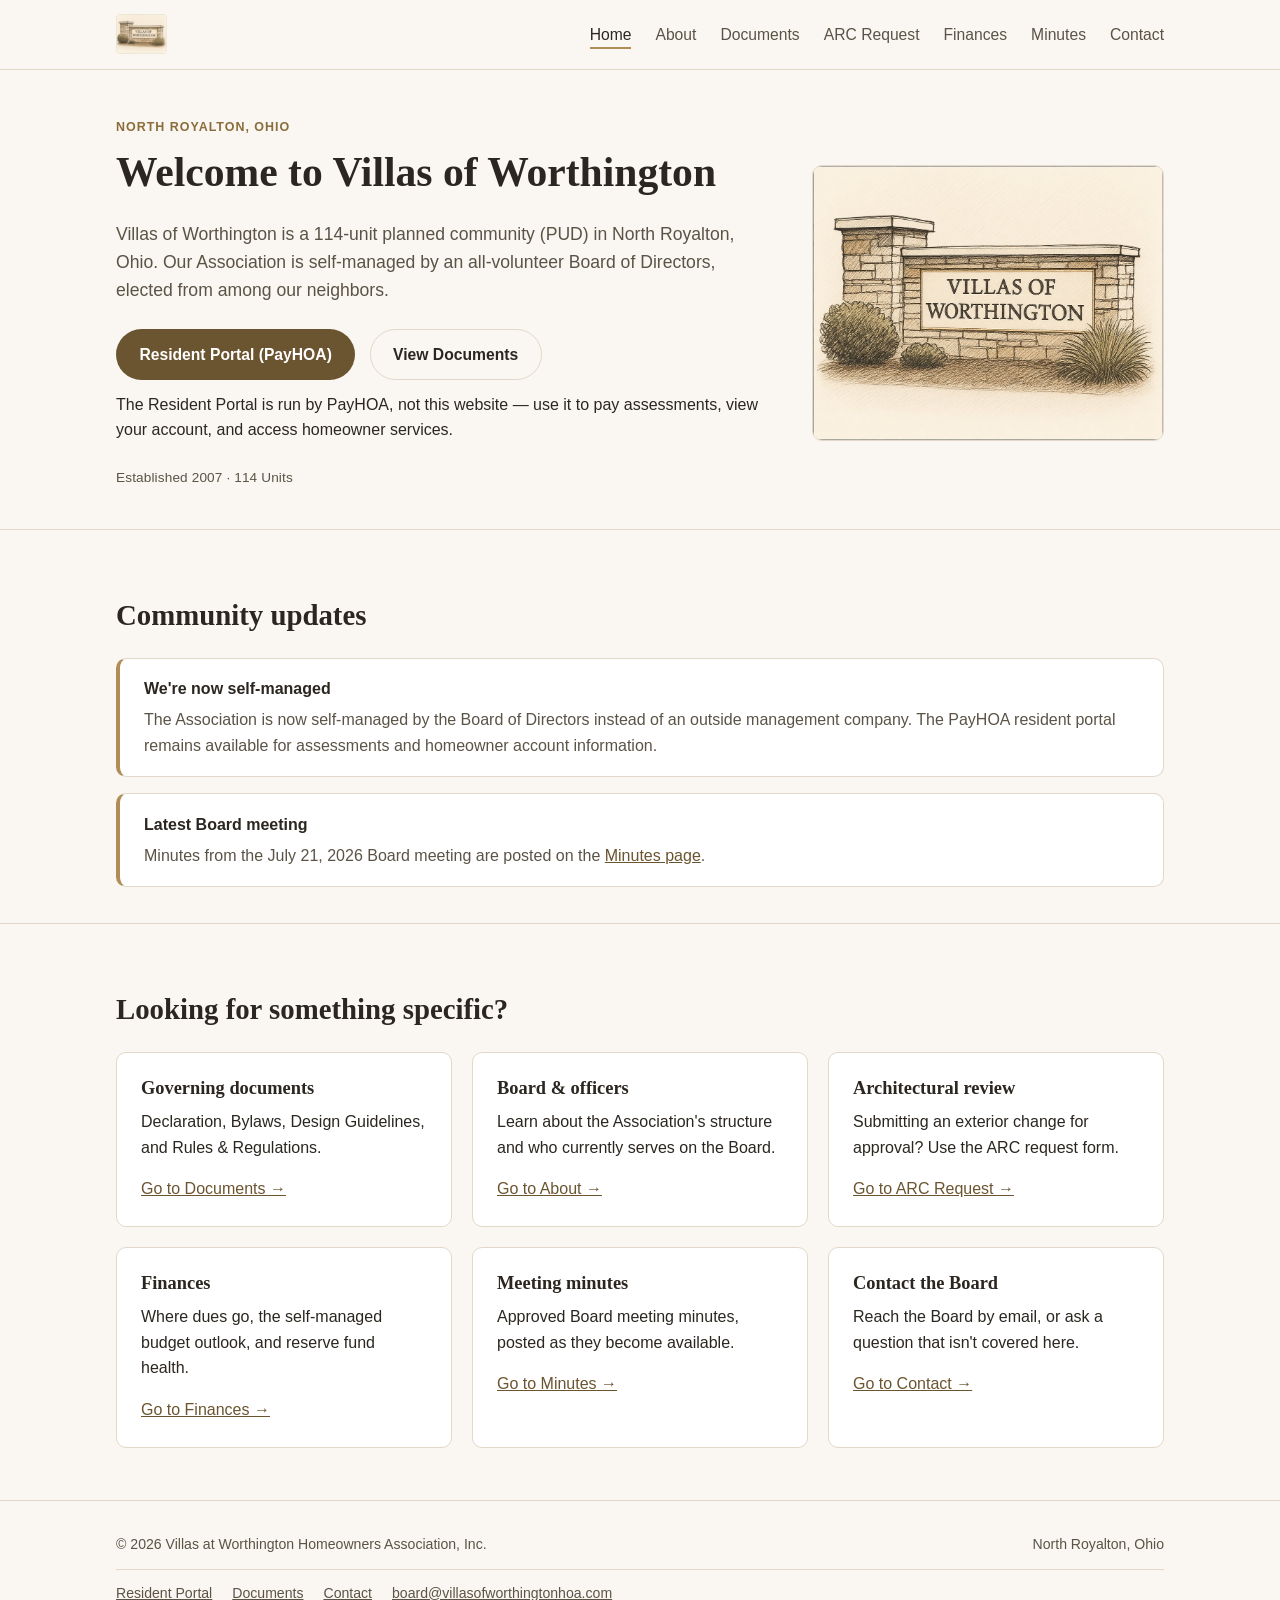
<file: index.html>
<!DOCTYPE html>
<html lang="en">
<head>
<meta charset="UTF-8">
<meta name="viewport" content="width=device-width, initial-scale=1">
<title>Villas of Worthington HOA</title>
<meta name="description" content="Official website of the Villas of Worthington Homeowners Association, North Royalton, Ohio.">
<link rel="icon" type="image/png" href="assets/img/favicon.png">
<link rel="stylesheet" href="assets/css/style.css">
</head>
<body>

<header class="site-header">
  <div class="container">
    <a class="site-title" href="index.html">
      <img class="site-logo" src="assets/img/logo-header.jpg" alt="Villas of Worthington">
    </a>
    <button class="nav-toggle" aria-label="Toggle navigation menu" aria-expanded="false">&#9776;</button>
    <nav class="site-nav" aria-label="Primary">
      <ul>
        <li><a href="index.html" aria-current="page">Home</a></li>
        <li><a href="about.html">About</a></li>
        <li><a href="documents.html">Documents</a></li>
        <li><a href="arc-request.html">ARC Request</a></li>
        <li><a href="finances.html">Finances</a></li>
        <li><a href="minutes.html">Minutes</a></li>
        <li><a href="contact.html">Contact</a></li>
      </ul>
    </nav>
  </div>
</header>

<main>
  <section class="hero">
    <div class="container">
      <div class="hero-copy">
        <div class="eyebrow">North Royalton, Ohio</div>
        <h1>Welcome to Villas of Worthington</h1>
        <p class="lede">
          Villas of Worthington is a 114-unit planned community (PUD) in North
          Royalton, Ohio. Our Association is self-managed by an all-volunteer
          Board of Directors, elected from among our neighbors.
        </p>
        <div class="hero-actions">
          <a class="btn btn-primary" href="https://app.payhoa.com/sign-up/46786-villas-at-worthington">
            Resident Portal (PayHOA)
          </a>
          <a class="btn btn-secondary" href="documents.html">View Documents</a>
        </div>
        <p class="help-text" style="margin-top: 0.75rem;">
          The Resident Portal is run by PayHOA, not this website &mdash; use
          it to pay assessments, view your account, and access homeowner
          services.
        </p>
        <div class="hero-facts">Established 2007 &middot; 114 Units</div>
      </div>
      <div class="hero-image">
        <img src="assets/img/logo-hero.jpg" alt="Villas of Worthington community sign concept">
      </div>
    </div>
  </section>

  <section class="section">
    <div class="container">
      <h2>Community updates</h2>
      <ul class="updates-list">
        <li class="update-item">
          <div class="update-title">We're now self-managed</div>
          <p>
            The Association is now self-managed by the Board of Directors
            instead of an outside management company. The PayHOA resident
            portal remains available for assessments and homeowner account
            information.
          </p>
        </li>
        <li class="update-item">
          <div class="update-title">Latest Board meeting</div>
          <p>
            Minutes from the July 21, 2026 Board meeting are posted on the
            <a href="minutes.html">Minutes page</a>.
          </p>
        </li>
      </ul>
    </div>
  </section>

  <section class="section">
    <div class="container">
      <h2>Looking for something specific?</h2>
      <div class="card-grid">
        <div class="card">
          <h3>Governing documents</h3>
          <p>Declaration, Bylaws, Design Guidelines, and Rules &amp; Regulations.</p>
          <a href="documents.html">Go to Documents &rarr;</a>
        </div>
        <div class="card">
          <h3>Board &amp; officers</h3>
          <p>Learn about the Association's structure and who currently serves on the Board.</p>
          <a href="about.html">Go to About &rarr;</a>
        </div>
        <div class="card">
          <h3>Architectural review</h3>
          <p>Submitting an exterior change for approval? Use the ARC request form.</p>
          <a href="arc-request.html">Go to ARC Request &rarr;</a>
        </div>
        <div class="card">
          <h3>Finances</h3>
          <p>Where dues go, the self-managed budget outlook, and reserve fund health.</p>
          <a href="finances.html">Go to Finances &rarr;</a>
        </div>
        <div class="card">
          <h3>Meeting minutes</h3>
          <p>Approved Board meeting minutes, posted as they become available.</p>
          <a href="minutes.html">Go to Minutes &rarr;</a>
        </div>
        <div class="card">
          <h3>Contact the Board</h3>
          <p>Reach the Board by email, or ask a question that isn't covered here.</p>
          <a href="contact.html">Go to Contact &rarr;</a>
        </div>
      </div>
    </div>
  </section>
</main>

<footer class="site-footer">
  <div class="container">
    <div class="footer-row">
      <span>&copy; <span id="year"></span> Villas at Worthington Homeowners Association, Inc.</span>
      <span>North Royalton, Ohio</span>
    </div>
    <nav class="footer-links" aria-label="Footer">
      <a href="https://app.payhoa.com/sign-up/46786-villas-at-worthington">Resident Portal</a>
      <a href="documents.html">Documents</a>
      <a href="contact.html">Contact</a>
      <a href="mailto:board@villasofworthingtonhoa.com">board@villasofworthingtonhoa.com</a>
    </nav>
  </div>
</footer>

<script src="assets/js/nav.js"></script>
<script>document.getElementById("year").textContent = new Date().getFullYear();</script>
</body>
</html>
</file>
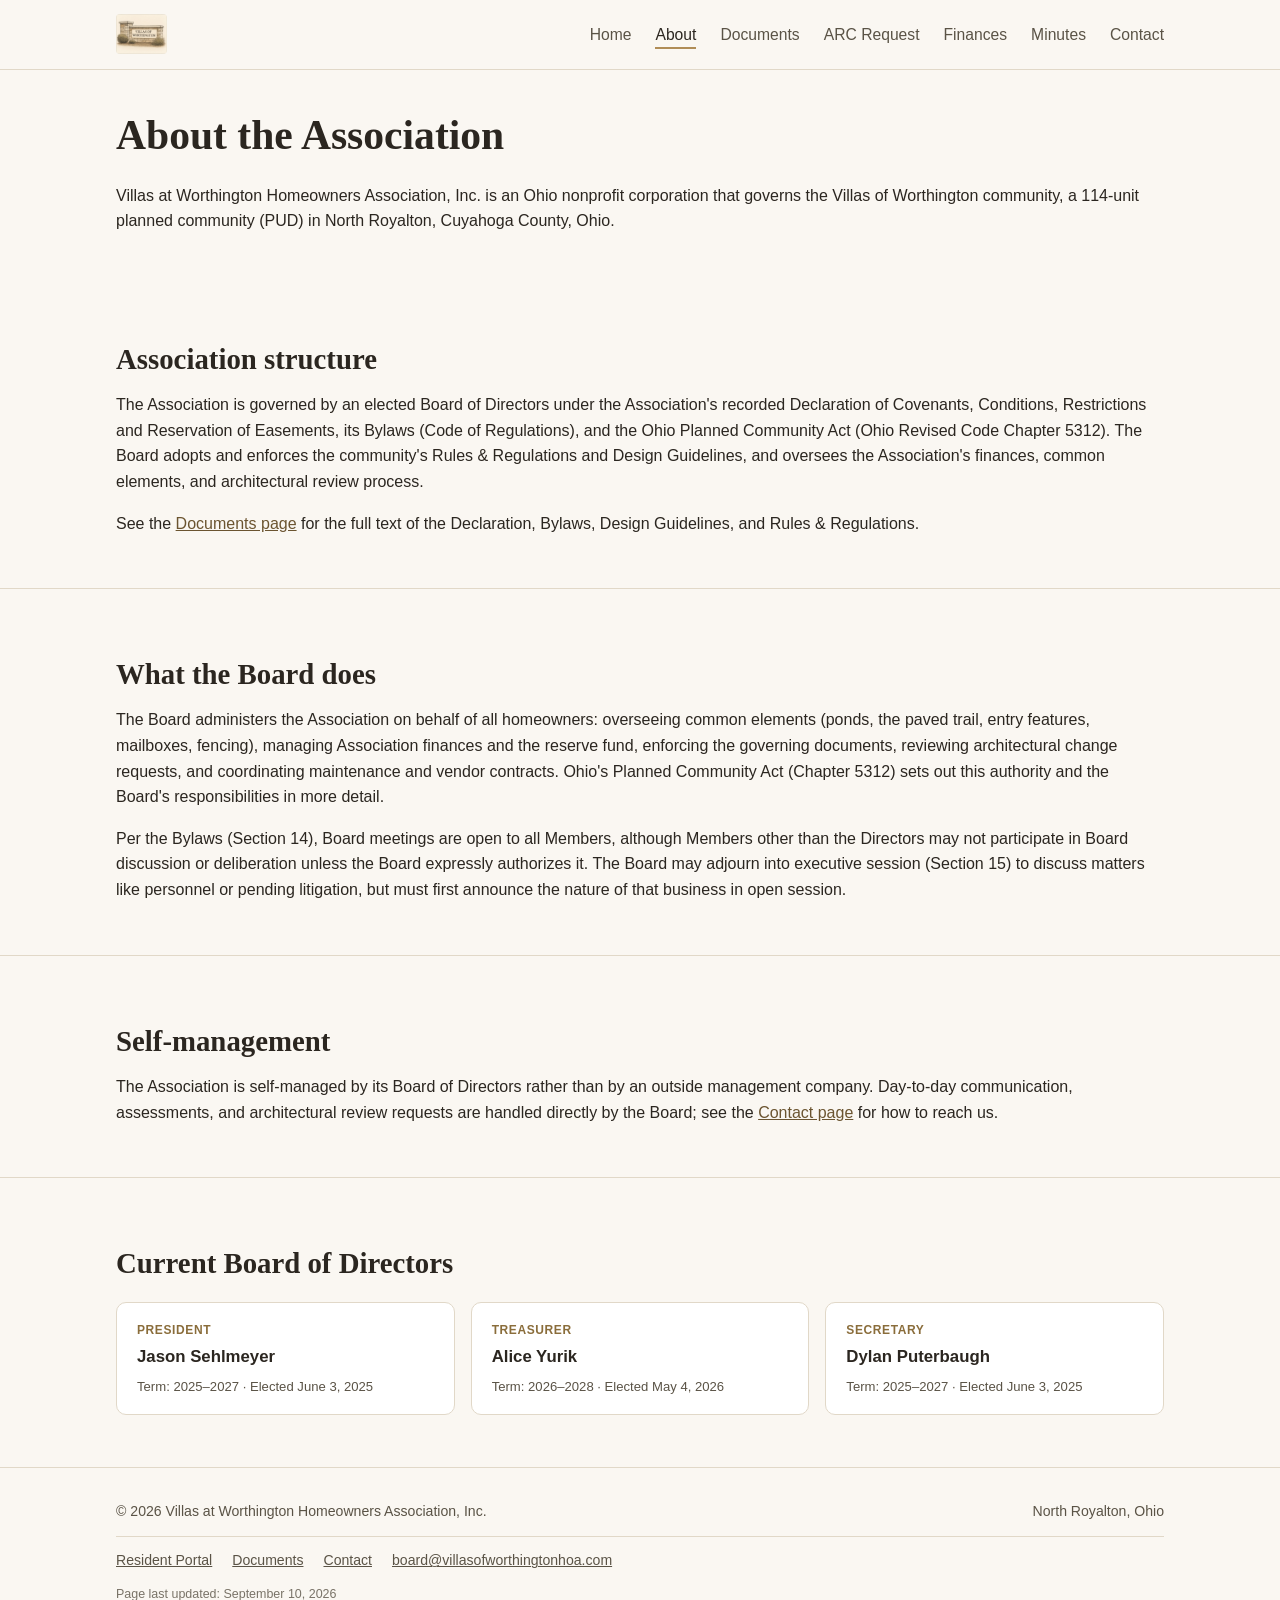
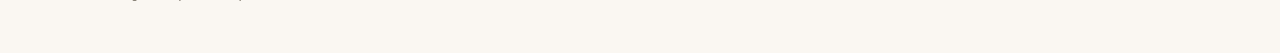
<file: about.html>
<!DOCTYPE html>
<html lang="en">
<head>
<meta charset="UTF-8">
<meta name="viewport" content="width=device-width, initial-scale=1">
<title>About — Villas of Worthington HOA</title>
<meta name="description" content="HOA structure, current officers, and self-management of the Villas of Worthington Homeowners Association.">
<link rel="icon" type="image/png" href="assets/img/favicon.png">
<link rel="stylesheet" href="assets/css/style.css">
</head>
<body>

<header class="site-header">
  <div class="container">
    <a class="site-title" href="index.html">
      <img class="site-logo" src="assets/img/logo-header.jpg" alt="Villas of Worthington">
    </a>
    <button class="nav-toggle" aria-label="Toggle navigation menu" aria-expanded="false">&#9776;</button>
    <nav class="site-nav" aria-label="Primary">
      <ul>
        <li><a href="index.html">Home</a></li>
        <li><a href="about.html" aria-current="page">About</a></li>
        <li><a href="documents.html">Documents</a></li>
        <li><a href="arc-request.html">ARC Request</a></li>
        <li><a href="finances.html">Finances</a></li>
        <li><a href="minutes.html">Minutes</a></li>
        <li><a href="contact.html">Contact</a></li>
      </ul>
    </nav>
  </div>
</header>

<main>
  <section class="page-header">
    <div class="container">
      <h1>About the Association</h1>
      <p class="lede">
        Villas at Worthington Homeowners Association, Inc. is an Ohio
        nonprofit corporation that governs the Villas of Worthington
        community, a 114-unit planned community (PUD) in North Royalton,
        Cuyahoga County, Ohio.
      </p>
    </div>
  </section>

  <section class="section">
    <div class="container">
      <h2>Association structure</h2>
      <p>
        The Association is governed by an elected Board of Directors under
        the Association's recorded Declaration of Covenants, Conditions,
        Restrictions and Reservation of Easements, its Bylaws (Code of
        Regulations), and the Ohio Planned Community Act (Ohio Revised Code
        Chapter 5312). The Board adopts and enforces the community's Rules
        &amp; Regulations and Design Guidelines, and oversees the
        Association's finances, common elements, and architectural review
        process.
      </p>
      <p>
        See the <a href="documents.html">Documents page</a> for the full
        text of the Declaration, Bylaws, Design Guidelines, and Rules &amp;
        Regulations.
      </p>
    </div>
  </section>

  <section class="section">
    <div class="container">
      <h2>What the Board does</h2>
      <p>
        The Board administers the Association on behalf of all homeowners:
        overseeing common elements (ponds, the paved trail, entry features,
        mailboxes, fencing), managing Association finances and the reserve
        fund, enforcing the governing documents, reviewing architectural
        change requests, and coordinating maintenance and vendor contracts.
        Ohio's Planned Community Act (Chapter 5312) sets out this authority
        and the Board's responsibilities in more detail.
      </p>
      <p>
        Per the Bylaws (Section 14), Board meetings are open to all
        Members, although Members other than the Directors may not
        participate in Board discussion or deliberation unless the Board
        expressly authorizes it. The Board may adjourn into executive
        session (Section 15) to discuss matters like personnel or pending
        litigation, but must first announce the nature of that business in
        open session.
      </p>
    </div>
  </section>

  <section class="section">
    <div class="container">
      <h2>Self-management</h2>
      <p>
        The Association is self-managed by its Board of Directors rather
        than by an outside management company. Day-to-day communication,
        assessments, and architectural review requests are handled directly
        by the Board; see
        the <a href="contact.html">Contact page</a> for how to reach us.
      </p>
    </div>
  </section>

  <section class="section">
    <div class="container">
      <h2>Current Board of Directors</h2>
      <div class="officers">
        <div class="officer-card">
          <div class="officer-role">President</div>
          <div class="officer-name">Jason Sehlmeyer</div>
          <div class="officer-term">Term: 2025&ndash;2027 &middot; Elected June 3, 2025</div>
        </div>
        <div class="officer-card">
          <div class="officer-role">Treasurer</div>
          <div class="officer-name">Alice Yurik</div>
          <div class="officer-term">Term: 2026&ndash;2028 &middot; Elected May 4, 2026</div>
        </div>
        <div class="officer-card">
          <div class="officer-role">Secretary</div>
          <div class="officer-name">Dylan Puterbaugh</div>
          <div class="officer-term">Term: 2025&ndash;2027 &middot; Elected June 3, 2025</div>
        </div>
      </div>
      <!-- The Board is 3 seats (President, Treasurer, Secretary), each a
           2-year term per Bylaws Section 5 -- update names/dates above as
           elections change them (term end year = election year + 2). -->
    </div>
  </section>
</main>

<footer class="site-footer">
  <div class="container">
    <div class="footer-row">
      <span>&copy; <span id="year">2026</span> Villas at Worthington Homeowners Association, Inc.</span>
      <span>North Royalton, Ohio</span>
    </div>
    <nav class="footer-links" aria-label="Footer">
      <a href="https://app.payhoa.com/sign-up/46786-villas-at-worthington">Resident Portal</a>
      <a href="documents.html">Documents</a>
      <a href="contact.html">Contact</a>
      <a href="mailto:board@villasofworthingtonhoa.com">board@villasofworthingtonhoa.com</a>
    </nav>
    <p class="footer-updated">Page last updated: September 10, 2026</p>
  </div>
</footer>

<script src="assets/js/nav.js"></script>
<script>document.getElementById("year").textContent = new Date().getFullYear();</script>
</body>
</html>
</file>
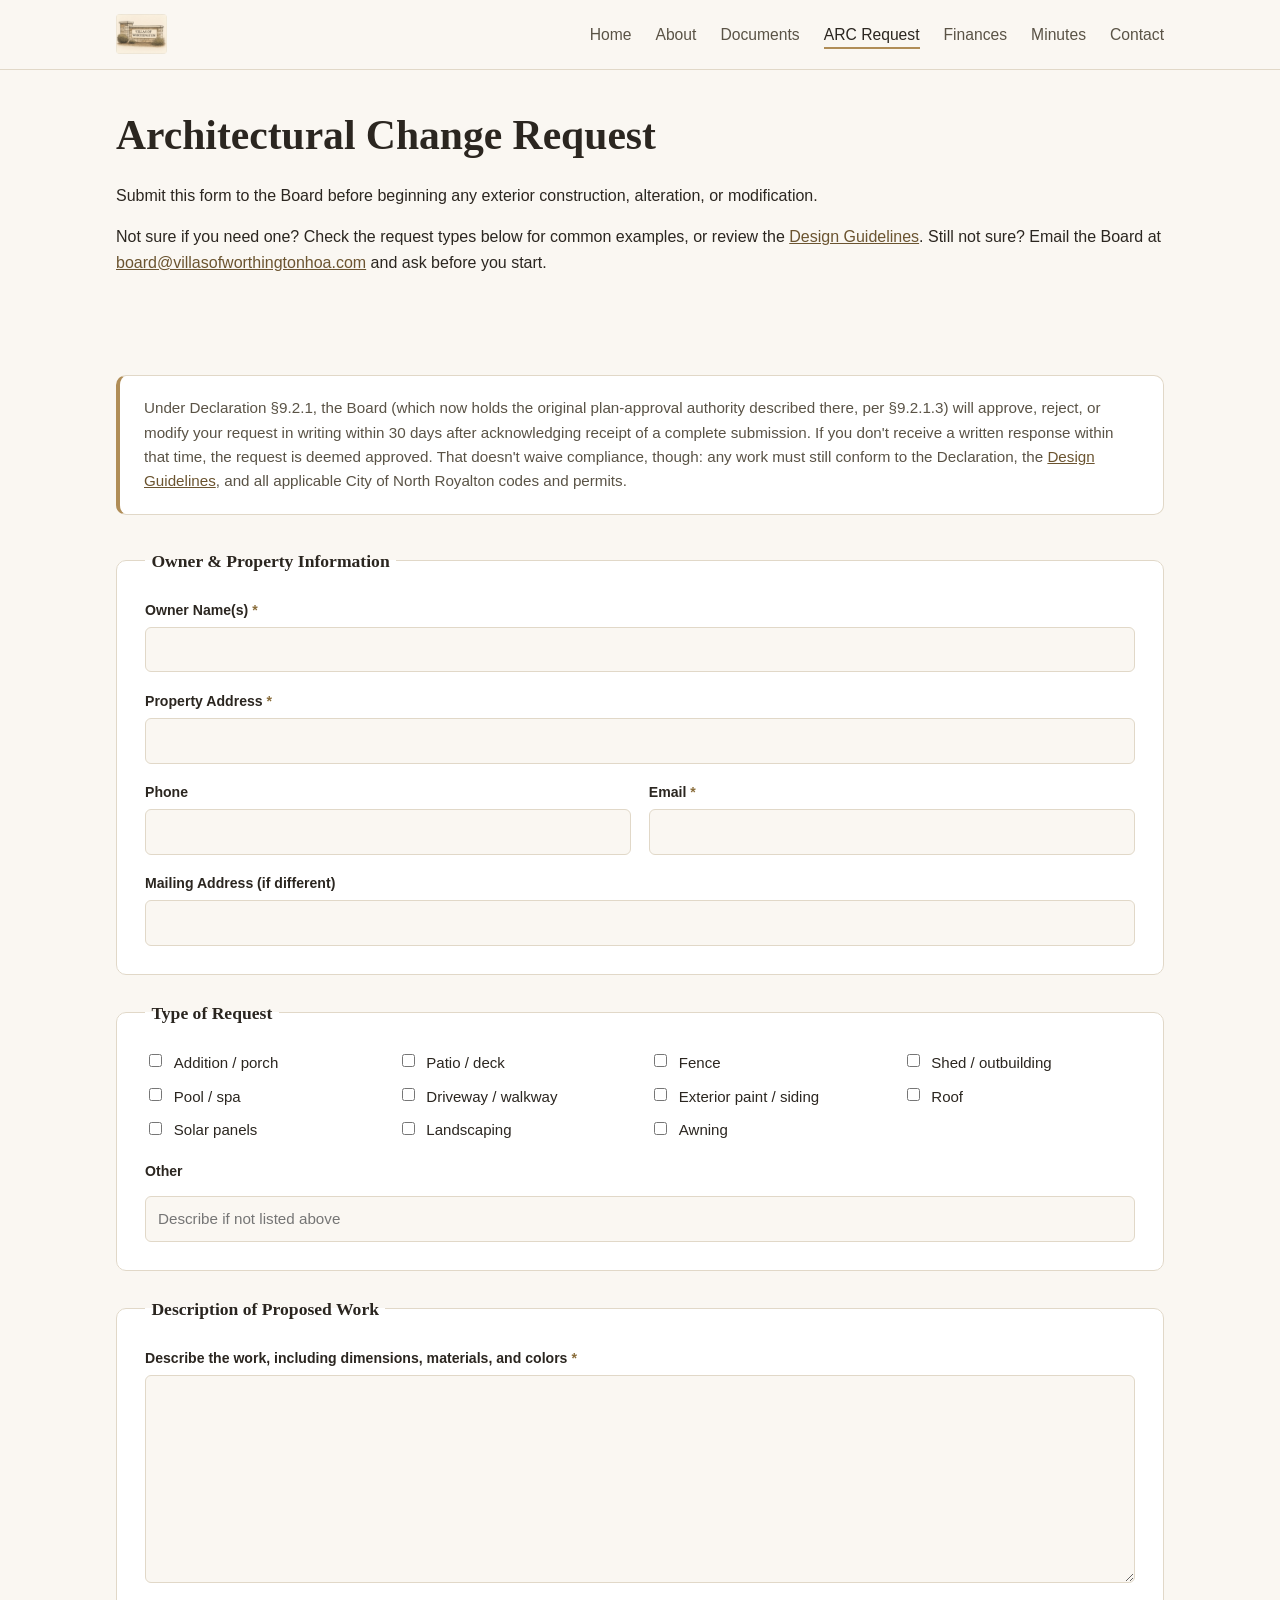
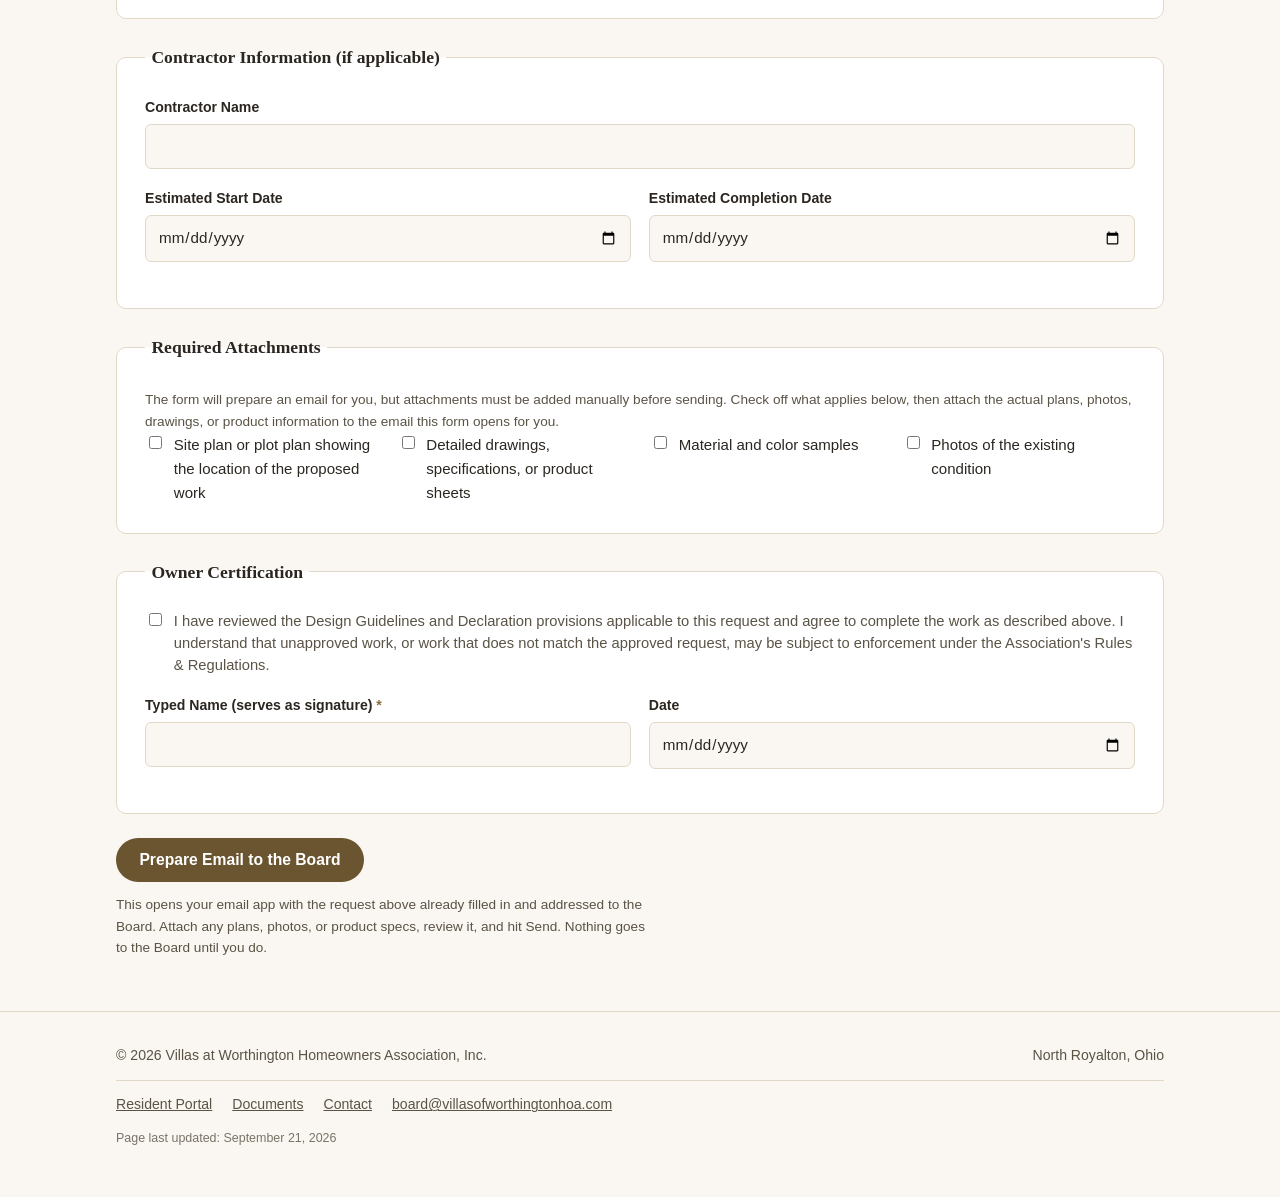
<file: arc-request.html>
<!DOCTYPE html>
<html lang="en">
<head>
<meta charset="UTF-8">
<meta name="viewport" content="width=device-width, initial-scale=1">
<title>ARC Request — Villas of Worthington HOA</title>
<meta name="description" content="Submit an architectural change request to the Villas of Worthington Homeowners Association Board.">
<link rel="icon" type="image/png" href="assets/img/favicon.png">
<link rel="stylesheet" href="assets/css/style.css">
</head>
<body>

<header class="site-header">
  <div class="container">
    <a class="site-title" href="index.html">
      <img class="site-logo" src="assets/img/logo-header.jpg" alt="Villas of Worthington">
    </a>
    <button class="nav-toggle" aria-label="Toggle navigation menu" aria-expanded="false">&#9776;</button>
    <nav class="site-nav" aria-label="Primary">
      <ul>
        <li><a href="index.html">Home</a></li>
        <li><a href="about.html">About</a></li>
        <li><a href="documents.html">Documents</a></li>
        <li><a href="arc-request.html" aria-current="page">ARC Request</a></li>
        <li><a href="finances.html">Finances</a></li>
        <li><a href="minutes.html">Minutes</a></li>
        <li><a href="contact.html">Contact</a></li>
      </ul>
    </nav>
  </div>
</header>

<main>
  <section class="page-header">
    <div class="container">
      <h1>Architectural Change Request</h1>
      <p class="lede">
        Submit this form to the Board before beginning any exterior
        construction, alteration, or modification.
      </p>
      <p class="help-text" style="margin-top: 0.5rem;">
        Not sure if you need one? Check the request types below for
        common examples, or review the
        <a href="documents.html">Design Guidelines</a>. Still not sure?
        Email the Board at
        <a href="mailto:board@villasofworthingtonhoa.com">board@villasofworthingtonhoa.com</a>
        and ask before you start.
      </p>
    </div>
  </section>

  <section class="section">
    <div class="container">
      <div class="notice-box">
        <p>
          Under Declaration &sect;9.2.1, the Board (which now holds the
          original plan-approval authority described there, per
          &sect;9.2.1.3) will approve, reject, or modify your request in
          writing within 30 days after acknowledging receipt of a complete
          submission. If you don't receive a written response within that
          time, the request is deemed approved. That doesn't waive
          compliance, though: any work must still conform to the
          Declaration, the <a href="documents.html">Design Guidelines</a>,
          and all applicable City of North Royalton codes and permits.
        </p>
      </div>

      <form id="arc-form" class="arc-form" novalidate>
        <fieldset>
          <legend>Owner &amp; Property Information</legend>

          <div class="field">
            <label class="field-label" for="ownerName">Owner Name(s) <span class="required-mark">*</span></label>
            <input type="text" id="ownerName" name="ownerName" required>
          </div>

          <div class="field">
            <label class="field-label" for="propertyAddress">Property Address <span class="required-mark">*</span></label>
            <input type="text" id="propertyAddress" name="propertyAddress" required>
          </div>

          <div class="form-row two-col">
            <div class="field">
              <label class="field-label" for="phone">Phone</label>
              <input type="tel" id="phone" name="phone">
            </div>
            <div class="field">
              <label class="field-label" for="email">Email <span class="required-mark">*</span></label>
              <input type="email" id="email" name="email" required>
            </div>
          </div>

          <div class="field">
            <label class="field-label" for="mailingAddress">Mailing Address (if different)</label>
            <input type="text" id="mailingAddress" name="mailingAddress">
          </div>
        </fieldset>

        <fieldset>
          <legend>Type of Request</legend>
          <div class="checkbox-grid">
            <label class="checkbox-item"><input type="checkbox" name="requestType" value="addition" data-label="Addition / porch"> Addition / porch</label>
            <label class="checkbox-item"><input type="checkbox" name="requestType" value="patio" data-label="Patio / deck"> Patio / deck</label>
            <label class="checkbox-item"><input type="checkbox" name="requestType" value="fence" data-label="Fence"> Fence</label>
            <label class="checkbox-item"><input type="checkbox" name="requestType" value="shed" data-label="Shed / outbuilding"> Shed / outbuilding</label>
            <label class="checkbox-item"><input type="checkbox" name="requestType" value="pool" data-label="Pool / spa"> Pool / spa</label>
            <label class="checkbox-item"><input type="checkbox" name="requestType" value="driveway" data-label="Driveway / walkway"> Driveway / walkway</label>
            <label class="checkbox-item"><input type="checkbox" name="requestType" value="paint" data-label="Exterior paint / siding"> Exterior paint / siding</label>
            <label class="checkbox-item"><input type="checkbox" name="requestType" value="roof" data-label="Roof"> Roof</label>
            <label class="checkbox-item"><input type="checkbox" name="requestType" value="solar" data-label="Solar panels"> Solar panels</label>
            <label class="checkbox-item"><input type="checkbox" name="requestType" value="landscaping" data-label="Landscaping"> Landscaping</label>
            <label class="checkbox-item"><input type="checkbox" name="requestType" value="awning" data-label="Awning"> Awning</label>
          </div>
          <div class="field other-request">
            <label class="field-label" for="requestTypeOther">Other</label>
            <input type="text" id="requestTypeOther" name="requestTypeOther" placeholder="Describe if not listed above">
          </div>
        </fieldset>

        <fieldset>
          <legend>Description of Proposed Work</legend>
          <div class="field">
            <label class="field-label" for="description">
              Describe the work, including dimensions, materials, and colors <span class="required-mark">*</span>
            </label>
            <textarea id="description" name="description" required></textarea>
          </div>
        </fieldset>

        <fieldset>
          <legend>Contractor Information (if applicable)</legend>
          <div class="field">
            <label class="field-label" for="contractorName">Contractor Name</label>
            <input type="text" id="contractorName" name="contractorName">
          </div>
          <div class="form-row two-col">
            <div class="field">
              <label class="field-label" for="startDate">Estimated Start Date</label>
              <input type="date" id="startDate" name="startDate">
            </div>
            <div class="field">
              <label class="field-label" for="endDate">Estimated Completion Date</label>
              <input type="date" id="endDate" name="endDate">
            </div>
          </div>
        </fieldset>

        <fieldset>
          <legend>Required Attachments</legend>
          <p class="help-text">
            The form will prepare an email for you, but attachments must be
            added manually before sending. Check off what applies below,
            then attach the actual plans, photos, drawings, or product
            information to the email this form opens for you.
          </p>
          <div class="checkbox-grid">
            <label class="checkbox-item"><input type="checkbox" name="attachments" value="site-plan" data-label="Site plan or plot plan showing the location of the proposed work"> Site plan or plot plan showing the location of the proposed work</label>
            <label class="checkbox-item"><input type="checkbox" name="attachments" value="drawings" data-label="Detailed drawings, specifications, or product sheets"> Detailed drawings, specifications, or product sheets</label>
            <label class="checkbox-item"><input type="checkbox" name="attachments" value="samples" data-label="Material and color samples"> Material and color samples</label>
            <label class="checkbox-item"><input type="checkbox" name="attachments" value="photos" data-label="Photos of the existing condition"> Photos of the existing condition</label>
          </div>
        </fieldset>

        <fieldset>
          <legend>Owner Certification</legend>
          <label class="checkbox-item certification">
            <input type="checkbox" name="certify" required>
            I have reviewed the Design Guidelines and Declaration provisions
            applicable to this request and agree to complete the work as
            described above. I understand that unapproved work, or work that
            does not match the approved request, may be subject to
            enforcement under the Association's Rules &amp; Regulations.
          </label>

          <div class="form-row two-col" style="margin-top: 1.1rem;">
            <div class="field">
              <label class="field-label" for="signatureName">Typed Name (serves as signature) <span class="required-mark">*</span></label>
              <input type="text" id="signatureName" name="signatureName" required>
            </div>
            <div class="field">
              <label class="field-label" for="signatureDate">Date</label>
              <input type="date" id="signatureDate" name="signatureDate">
            </div>
          </div>
        </fieldset>

        <div class="form-actions">
          <button type="submit" class="btn btn-primary">Prepare Email to the Board</button>
          <p class="help-text">
            This opens your email app with the request above already filled
            in and addressed to the Board. Attach any plans, photos, or
            product specs, review it, and hit Send. Nothing goes to the
            Board until you do.
          </p>
          <p class="form-status" id="arc-form-status" hidden></p>

          <div class="form-fallback" id="arc-form-fallback" hidden>
            <p class="help-text">
              If your email app didn&rsquo;t open (common on phones without
              one set up), do this instead:
            </p>
            <p class="help-text">
              <strong>1.</strong> Start a new email addressed to
              <a href="mailto:board@villasofworthingtonhoa.com">board@villasofworthingtonhoa.com</a>.
              A subject like &ldquo;<span id="arc-form-fallback-subject"></span>&rdquo;
              is helpful, but not required.
            </p>
            <p class="help-text">
              <strong>2.</strong> Copy the text below and paste it into the
              <strong>body</strong> of that email &mdash; not the To or
              Subject field.
            </p>
            <textarea id="arc-form-fallback-text" readonly rows="10" aria-label="Request text to paste into the body of an email"></textarea>
            <button type="button" class="btn btn-secondary" id="arc-form-copy-btn">Copy message</button>
            <p class="form-status" id="arc-form-copy-status" hidden></p>
          </div>
        </div>
      </form>
    </div>
  </section>
</main>

<footer class="site-footer">
  <div class="container">
    <div class="footer-row">
      <span>&copy; <span id="year">2026</span> Villas at Worthington Homeowners Association, Inc.</span>
      <span>North Royalton, Ohio</span>
    </div>
    <nav class="footer-links" aria-label="Footer">
      <a href="https://app.payhoa.com/sign-up/46786-villas-at-worthington">Resident Portal</a>
      <a href="documents.html">Documents</a>
      <a href="contact.html">Contact</a>
      <a href="mailto:board@villasofworthingtonhoa.com">board@villasofworthingtonhoa.com</a>
    </nav>
    <p class="footer-updated">Page last updated: September 21, 2026</p>
  </div>
</footer>

<script src="assets/js/nav.js"></script>
<script src="assets/js/arc-form.js?v=6"></script>
<script>document.getElementById("year").textContent = new Date().getFullYear();</script>
</body>
</html>
</file>
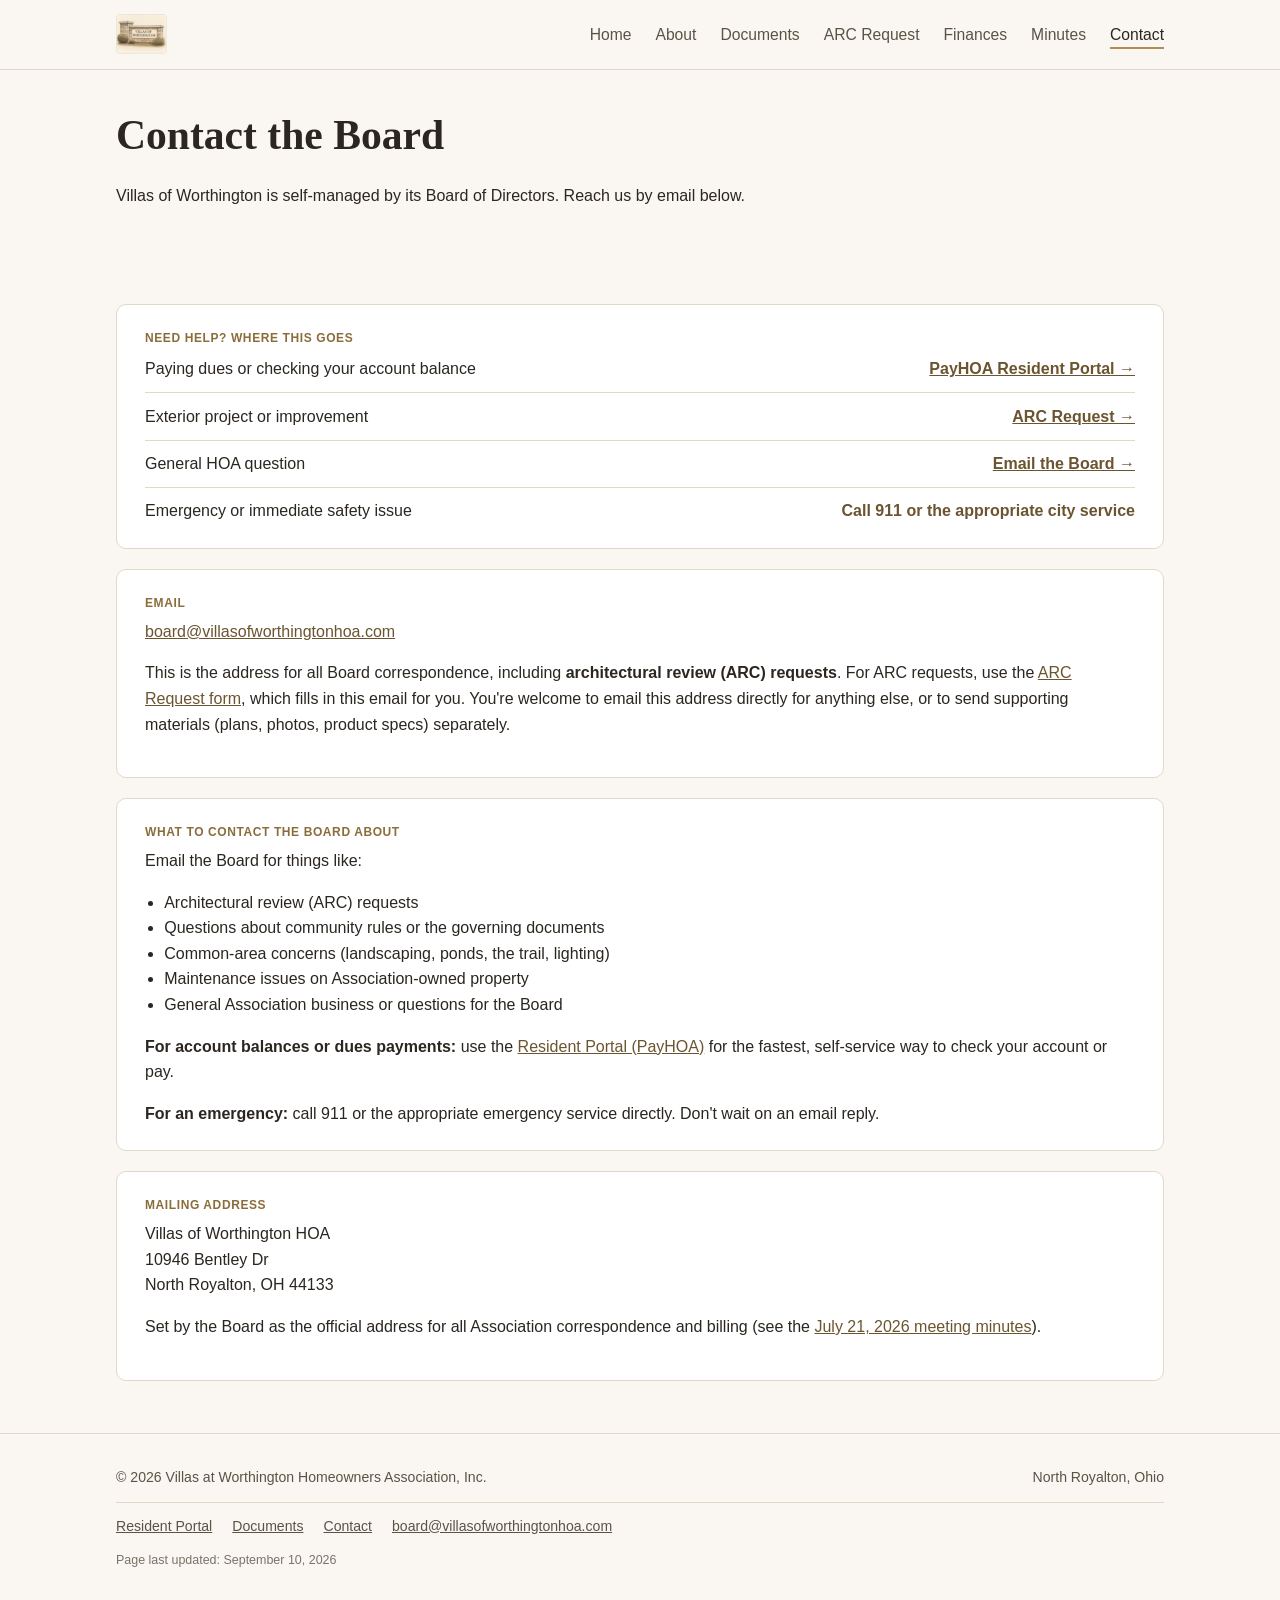
<file: contact.html>
<!DOCTYPE html>
<html lang="en">
<head>
<meta charset="UTF-8">
<meta name="viewport" content="width=device-width, initial-scale=1">
<title>Contact — Villas of Worthington HOA</title>
<meta name="description" content="Contact the Villas of Worthington Homeowners Association Board, including architectural review (ARC) requests.">
<link rel="icon" type="image/png" href="assets/img/favicon.png">
<link rel="stylesheet" href="assets/css/style.css">
</head>
<body>

<header class="site-header">
  <div class="container">
    <a class="site-title" href="index.html">
      <img class="site-logo" src="assets/img/logo-header.jpg" alt="Villas of Worthington">
    </a>
    <button class="nav-toggle" aria-label="Toggle navigation menu" aria-expanded="false">&#9776;</button>
    <nav class="site-nav" aria-label="Primary">
      <ul>
        <li><a href="index.html">Home</a></li>
        <li><a href="about.html">About</a></li>
        <li><a href="documents.html">Documents</a></li>
        <li><a href="arc-request.html">ARC Request</a></li>
        <li><a href="finances.html">Finances</a></li>
        <li><a href="minutes.html">Minutes</a></li>
        <li><a href="contact.html" aria-current="page">Contact</a></li>
      </ul>
    </nav>
  </div>
</header>

<main>
  <section class="page-header">
    <div class="container">
      <h1>Contact the Board</h1>
      <p class="lede">
        Villas of Worthington is self-managed by its Board of Directors.
        Reach us by email below.
      </p>
    </div>
  </section>

  <section class="section">
    <div class="container">
      <div class="contact-block">
        <div class="contact-label">Need help? Where this goes</div>
        <ul class="routing-list">
          <li>
            <span class="routing-need">Paying dues or checking your account balance</span>
            <a class="routing-answer" href="index.html">PayHOA Resident Portal &rarr;</a>
          </li>
          <li>
            <span class="routing-need">Exterior project or improvement</span>
            <a class="routing-answer" href="arc-request.html">ARC Request &rarr;</a>
          </li>
          <li>
            <span class="routing-need">General HOA question</span>
            <a class="routing-answer" href="mailto:board@villasofworthingtonhoa.com">Email the Board &rarr;</a>
          </li>
          <li>
            <span class="routing-need">Emergency or immediate safety issue</span>
            <span class="routing-answer">Call 911 or the appropriate city service</span>
          </li>
        </ul>
      </div>

      <div class="contact-block">
        <div class="contact-label">Email</div>
        <p>
          <a href="mailto:board@villasofworthingtonhoa.com">board@villasofworthingtonhoa.com</a>
        </p>
        <p>
          This is the address for all Board correspondence, including
          <strong>architectural review (ARC) requests</strong>. For ARC
          requests, use the <a href="arc-request.html">ARC Request form</a>,
          which fills in this email for you. You're welcome to email this
          address directly for anything else, or to send supporting
          materials (plans, photos, product specs) separately.
        </p>
      </div>

      <div class="contact-block">
        <div class="contact-label">What to contact the Board about</div>
        <p>Email the Board for things like:</p>
        <ul style="margin: 0.5rem 0 1rem; padding-left: 1.2rem;">
          <li>Architectural review (ARC) requests</li>
          <li>Questions about community rules or the governing documents</li>
          <li>Common-area concerns (landscaping, ponds, the trail, lighting)</li>
          <li>Maintenance issues on Association-owned property</li>
          <li>General Association business or questions for the Board</li>
        </ul>
        <p>
          <strong>For account balances or dues payments:</strong> use the
          <a href="index.html">Resident Portal (PayHOA)</a> for the fastest,
          self-service way to check your account or pay.
        </p>
        <p style="margin-bottom: 0;">
          <strong>For an emergency:</strong> call 911 or the appropriate
          emergency service directly. Don't wait on an email reply.
        </p>
      </div>

      <div class="contact-block">
        <div class="contact-label">Mailing address</div>
        <p>
          Villas of Worthington HOA<br>
          10946 Bentley Dr<br>
          North Royalton, OH 44133
        </p>
        <p>
          Set by the Board as the official address for all Association
          correspondence and billing (see the
          <a href="minutes.html">July 21, 2026 meeting minutes</a>).
        </p>
      </div>
    </div>
  </section>
</main>

<footer class="site-footer">
  <div class="container">
    <div class="footer-row">
      <span>&copy; <span id="year">2026</span> Villas at Worthington Homeowners Association, Inc.</span>
      <span>North Royalton, Ohio</span>
    </div>
    <nav class="footer-links" aria-label="Footer">
      <a href="https://app.payhoa.com/sign-up/46786-villas-at-worthington">Resident Portal</a>
      <a href="documents.html">Documents</a>
      <a href="contact.html">Contact</a>
      <a href="mailto:board@villasofworthingtonhoa.com">board@villasofworthingtonhoa.com</a>
    </nav>
    <p class="footer-updated">Page last updated: September 10, 2026</p>
  </div>
</footer>

<script src="assets/js/nav.js"></script>
<script>document.getElementById("year").textContent = new Date().getFullYear();</script>
</body>
</html>
</file>
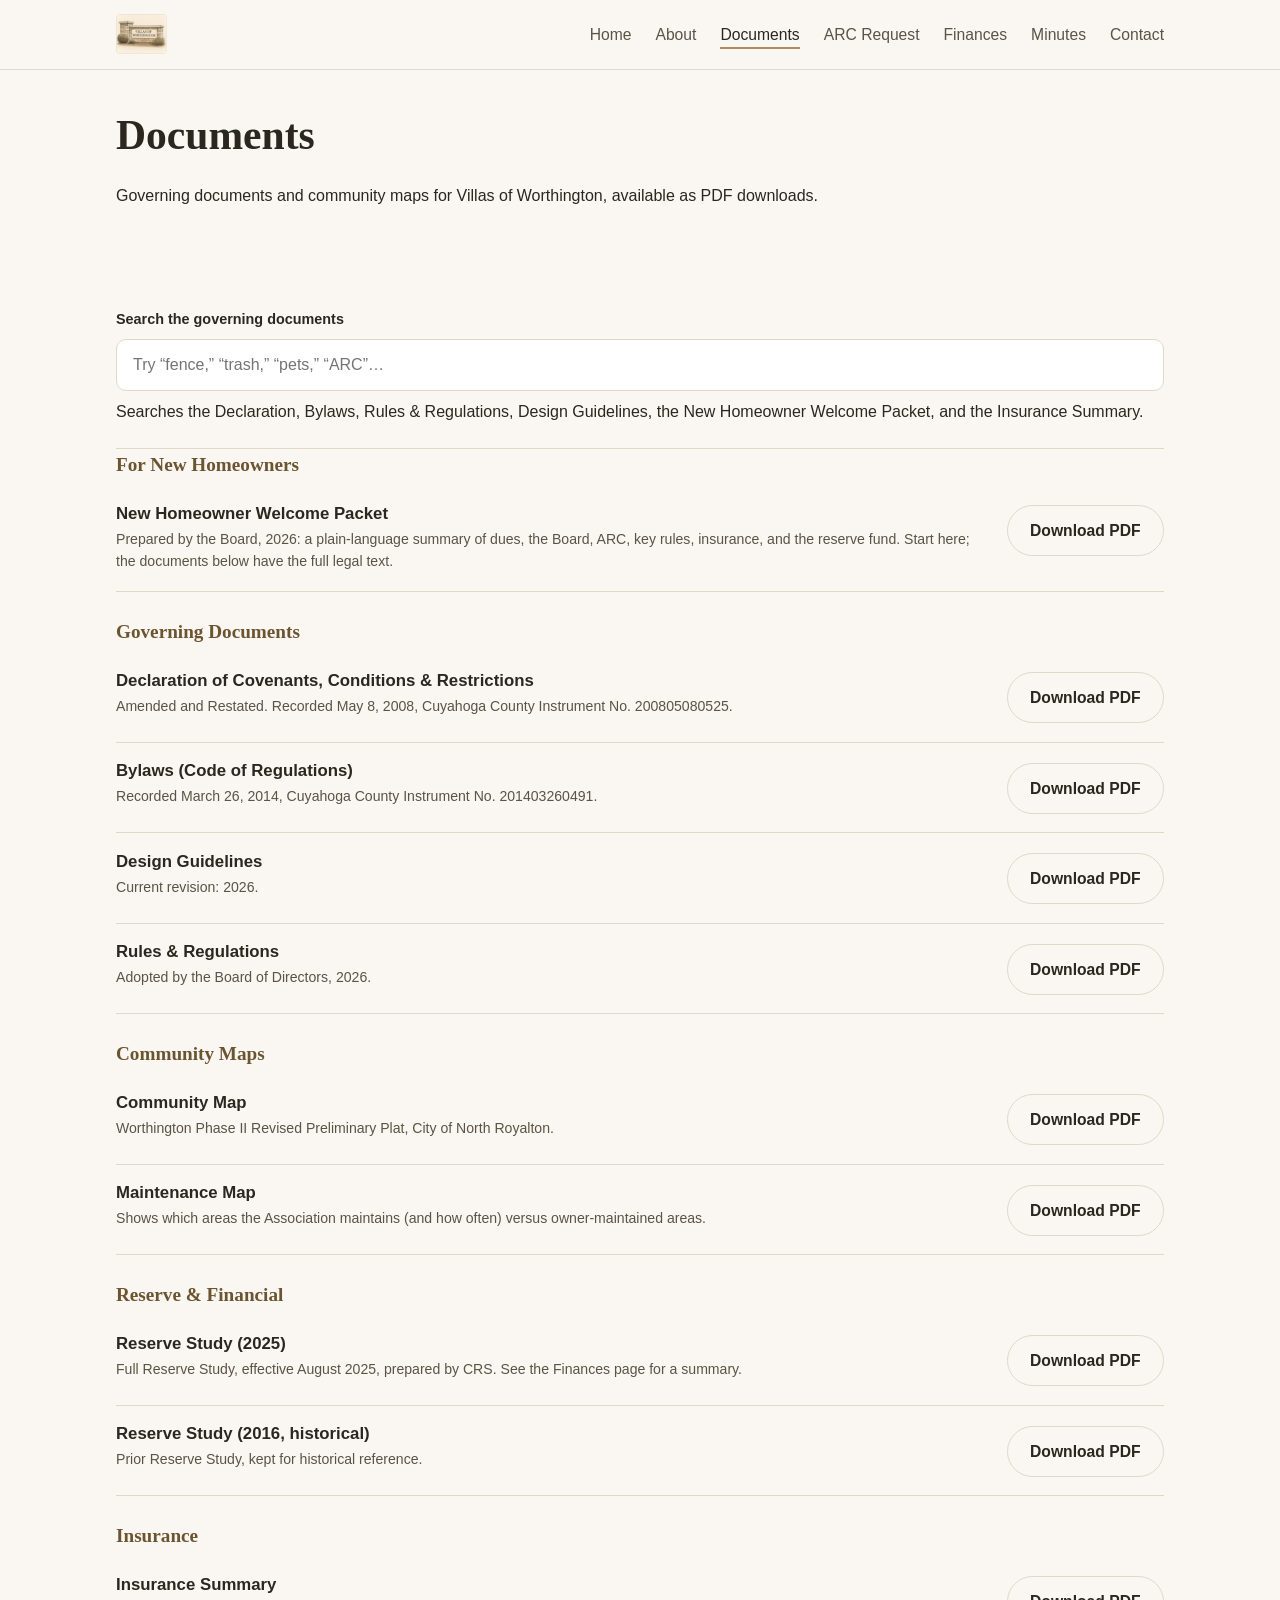
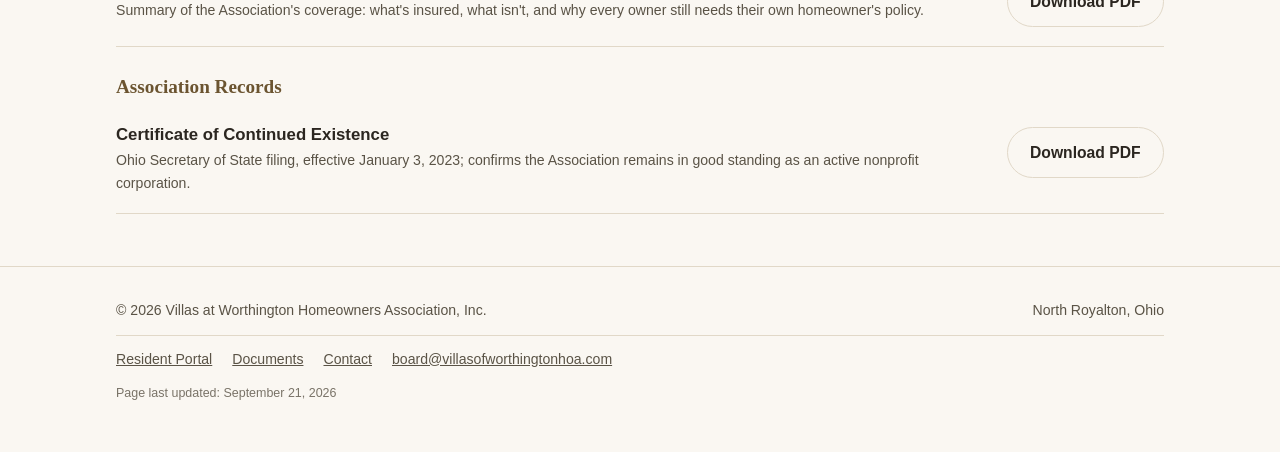
<file: documents.html>
<!DOCTYPE html>
<html lang="en">
<head>
<meta charset="UTF-8">
<meta name="viewport" content="width=device-width, initial-scale=1">
<title>Documents — Villas of Worthington HOA</title>
<meta name="description" content="Downloadable governing documents for the Villas of Worthington Homeowners Association.">
<link rel="icon" type="image/png" href="assets/img/favicon.png">
<link rel="stylesheet" href="assets/css/style.css">
</head>
<body>

<header class="site-header">
  <div class="container">
    <a class="site-title" href="index.html">
      <img class="site-logo" src="assets/img/logo-header.jpg" alt="Villas of Worthington">
    </a>
    <button class="nav-toggle" aria-label="Toggle navigation menu" aria-expanded="false">&#9776;</button>
    <nav class="site-nav" aria-label="Primary">
      <ul>
        <li><a href="index.html">Home</a></li>
        <li><a href="about.html">About</a></li>
        <li><a href="documents.html" aria-current="page">Documents</a></li>
        <li><a href="arc-request.html">ARC Request</a></li>
        <li><a href="finances.html">Finances</a></li>
        <li><a href="minutes.html">Minutes</a></li>
        <li><a href="contact.html">Contact</a></li>
      </ul>
    </nav>
  </div>
</header>

<main>
  <section class="page-header">
    <div class="container">
      <h1>Documents</h1>
      <p class="lede">
        Governing documents and community maps for Villas of Worthington,
        available as PDF downloads.
      </p>
    </div>
  </section>

  <section class="section">
    <div class="container">
      <div class="search-box">
        <label for="doc-search-input" class="search-label">Search the governing documents</label>
        <input type="search" id="doc-search-input" placeholder="Try “fence,” “trash,” “pets,” “ARC”…" autocomplete="off">
        <p class="help-text" style="margin-top: 0.5rem;">
          Searches the Declaration, Bylaws, Rules &amp; Regulations, Design Guidelines, the
          New Homeowner Welcome Packet, and the Insurance Summary.
        </p>
      </div>
      <noscript>
        <style>.search-box, #doc-search-results { display: none; }</style>
        <p class="help-text" style="margin: 0 0 1rem;">
          JavaScript is off in this browser, so search isn&rsquo;t
          available &mdash; the list below still works.
        </p>
      </noscript>
      <ul class="search-results" id="doc-search-results" hidden></ul>
      <!--
        This list is real, static content -- not a JS-only placeholder --
        so it's there for any visitor or crawler, JavaScript or not. See
        "Keeping the Documents/Minutes lists in sync" in README.md: it's
        generated from documents.json and must be regenerated by hand
        whenever that file changes. assets/js/documents.js re-fetches
        documents.json and replaces this on success (so a change to
        documents.json alone still takes effect for JS-enabled visitors
        immediately, without waiting for someone to regenerate this
        block) -- but deliberately leaves it alone on failure, rather
        than replacing working content with an error message.
      -->
      <ul class="doc-list" id="doc-list">
        <li class="doc-category-heading"><h2>For New Homeowners</h2></li>
        <li class="doc-item">
          <div class="doc-info">
            <h3>New Homeowner Welcome Packet</h3>
            <div class="doc-note">Prepared by the Board, 2026: a plain-language summary of dues, the Board, ARC, key rules, insurance, and the reserve fund. Start here; the documents below have the full legal text.</div>
          </div>
          <a class="btn btn-secondary" href="documents/New-Homeowner-Welcome-Packet.pdf" download>Download PDF</a>
        </li>
        <li class="doc-category-heading"><h2>Governing Documents</h2></li>
        <li class="doc-item">
          <div class="doc-info">
            <h3>Declaration of Covenants, Conditions &amp; Restrictions</h3>
            <div class="doc-note">Amended and Restated. Recorded May 8, 2008, Cuyahoga County Instrument No. 200805080525.</div>
          </div>
          <a class="btn btn-secondary" href="documents/Declaration.pdf" download>Download PDF</a>
        </li>
        <li class="doc-item">
          <div class="doc-info">
            <h3>Bylaws (Code of Regulations)</h3>
            <div class="doc-note">Recorded March 26, 2014, Cuyahoga County Instrument No. 201403260491.</div>
          </div>
          <a class="btn btn-secondary" href="documents/Bylaws.pdf" download>Download PDF</a>
        </li>
        <li class="doc-item">
          <div class="doc-info">
            <h3>Design Guidelines</h3>
            <div class="doc-note">Current revision: 2026.</div>
          </div>
          <a class="btn btn-secondary" href="documents/Design-Guidelines.pdf" download>Download PDF</a>
        </li>
        <li class="doc-item">
          <div class="doc-info">
            <h3>Rules &amp; Regulations</h3>
            <div class="doc-note">Adopted by the Board of Directors, 2026.</div>
          </div>
          <a class="btn btn-secondary" href="documents/Rules-and-Regulations.pdf" download>Download PDF</a>
        </li>
        <li class="doc-category-heading"><h2>Community Maps</h2></li>
        <li class="doc-item">
          <div class="doc-info">
            <h3>Community Map</h3>
            <div class="doc-note">Worthington Phase II Revised Preliminary Plat, City of North Royalton.</div>
          </div>
          <a class="btn btn-secondary" href="documents/Community-Map.pdf" download>Download PDF</a>
        </li>
        <li class="doc-item">
          <div class="doc-info">
            <h3>Maintenance Map</h3>
            <div class="doc-note">Shows which areas the Association maintains (and how often) versus owner-maintained areas.</div>
          </div>
          <a class="btn btn-secondary" href="documents/Maintenance-Map.pdf" download>Download PDF</a>
        </li>
        <li class="doc-category-heading"><h2>Reserve &amp; Financial</h2></li>
        <li class="doc-item">
          <div class="doc-info">
            <h3>Reserve Study (2025)</h3>
            <div class="doc-note">Full Reserve Study, effective August 2025, prepared by CRS. See the Finances page for a summary.</div>
          </div>
          <a class="btn btn-secondary" href="documents/Reserve-Study-2025.pdf" download>Download PDF</a>
        </li>
        <li class="doc-item">
          <div class="doc-info">
            <h3>Reserve Study (2016, historical)</h3>
            <div class="doc-note">Prior Reserve Study, kept for historical reference.</div>
          </div>
          <a class="btn btn-secondary" href="documents/Reserve-Study-2016.pdf" download>Download PDF</a>
        </li>
        <li class="doc-category-heading"><h2>Insurance</h2></li>
        <li class="doc-item">
          <div class="doc-info">
            <h3>Insurance Summary</h3>
            <div class="doc-note">Summary of the Association's coverage: what's insured, what isn't, and why every owner still needs their own homeowner's policy.</div>
          </div>
          <a class="btn btn-secondary" href="documents/Insurance-Summary.pdf" download>Download PDF</a>
        </li>
        <li class="doc-category-heading"><h2>Association Records</h2></li>
        <li class="doc-item">
          <div class="doc-info">
            <h3>Certificate of Continued Existence</h3>
            <div class="doc-note">Ohio Secretary of State filing, effective January 3, 2023; confirms the Association remains in good standing as an active nonprofit corporation.</div>
          </div>
          <a class="btn btn-secondary" href="documents/Certificate-of-Continued-Existence-2023.pdf" download>Download PDF</a>
        </li>
      </ul>
    </div>
  </section>
</main>

<footer class="site-footer">
  <div class="container">
    <div class="footer-row">
      <span>&copy; <span id="year">2026</span> Villas at Worthington Homeowners Association, Inc.</span>
      <span>North Royalton, Ohio</span>
    </div>
    <nav class="footer-links" aria-label="Footer">
      <a href="https://app.payhoa.com/sign-up/46786-villas-at-worthington">Resident Portal</a>
      <a href="documents.html">Documents</a>
      <a href="contact.html">Contact</a>
      <a href="mailto:board@villasofworthingtonhoa.com">board@villasofworthingtonhoa.com</a>
    </nav>
    <p class="footer-updated">Page last updated: September 21, 2026</p>
  </div>
</footer>

<script src="assets/js/nav.js"></script>
<script src="assets/js/documents.js?v=3"></script>
<script src="assets/js/doc-search.js?v=2"></script>
<script>document.getElementById("year").textContent = new Date().getFullYear();</script>
</body>
</html>
</file>
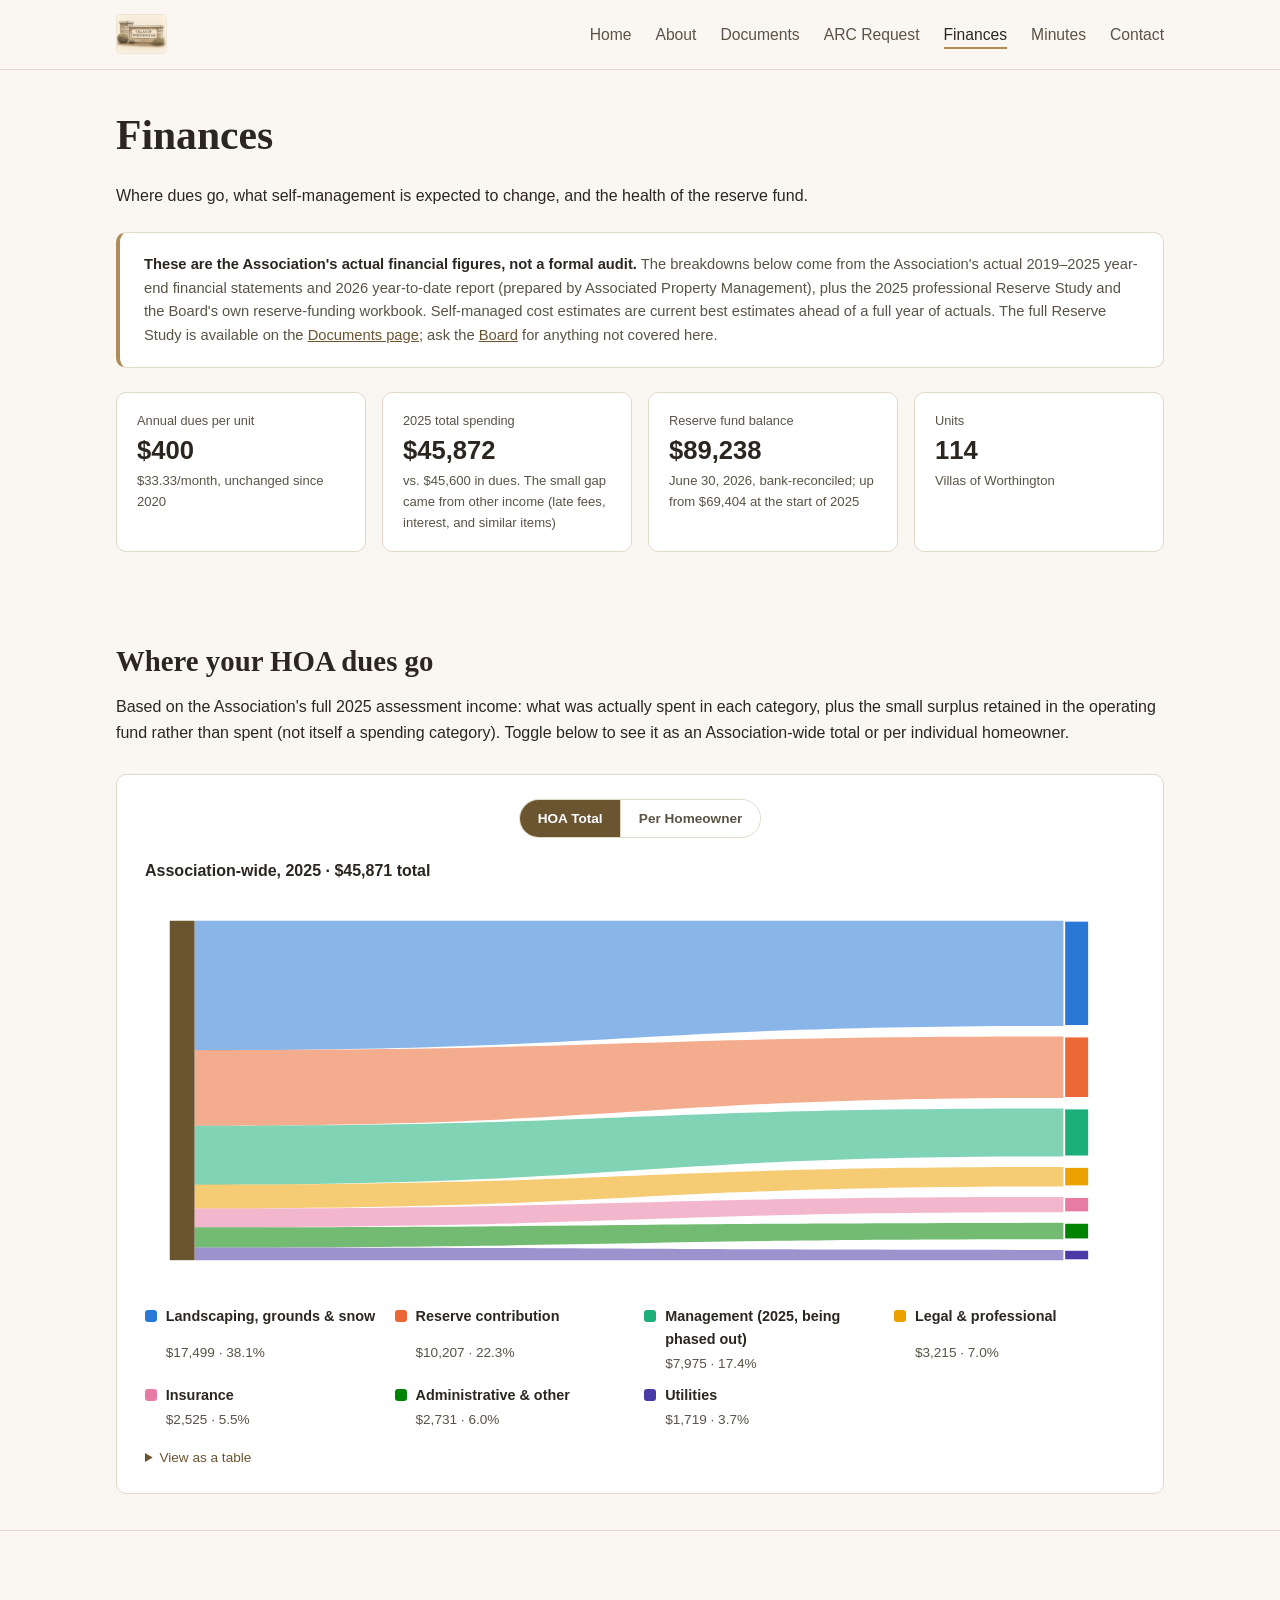
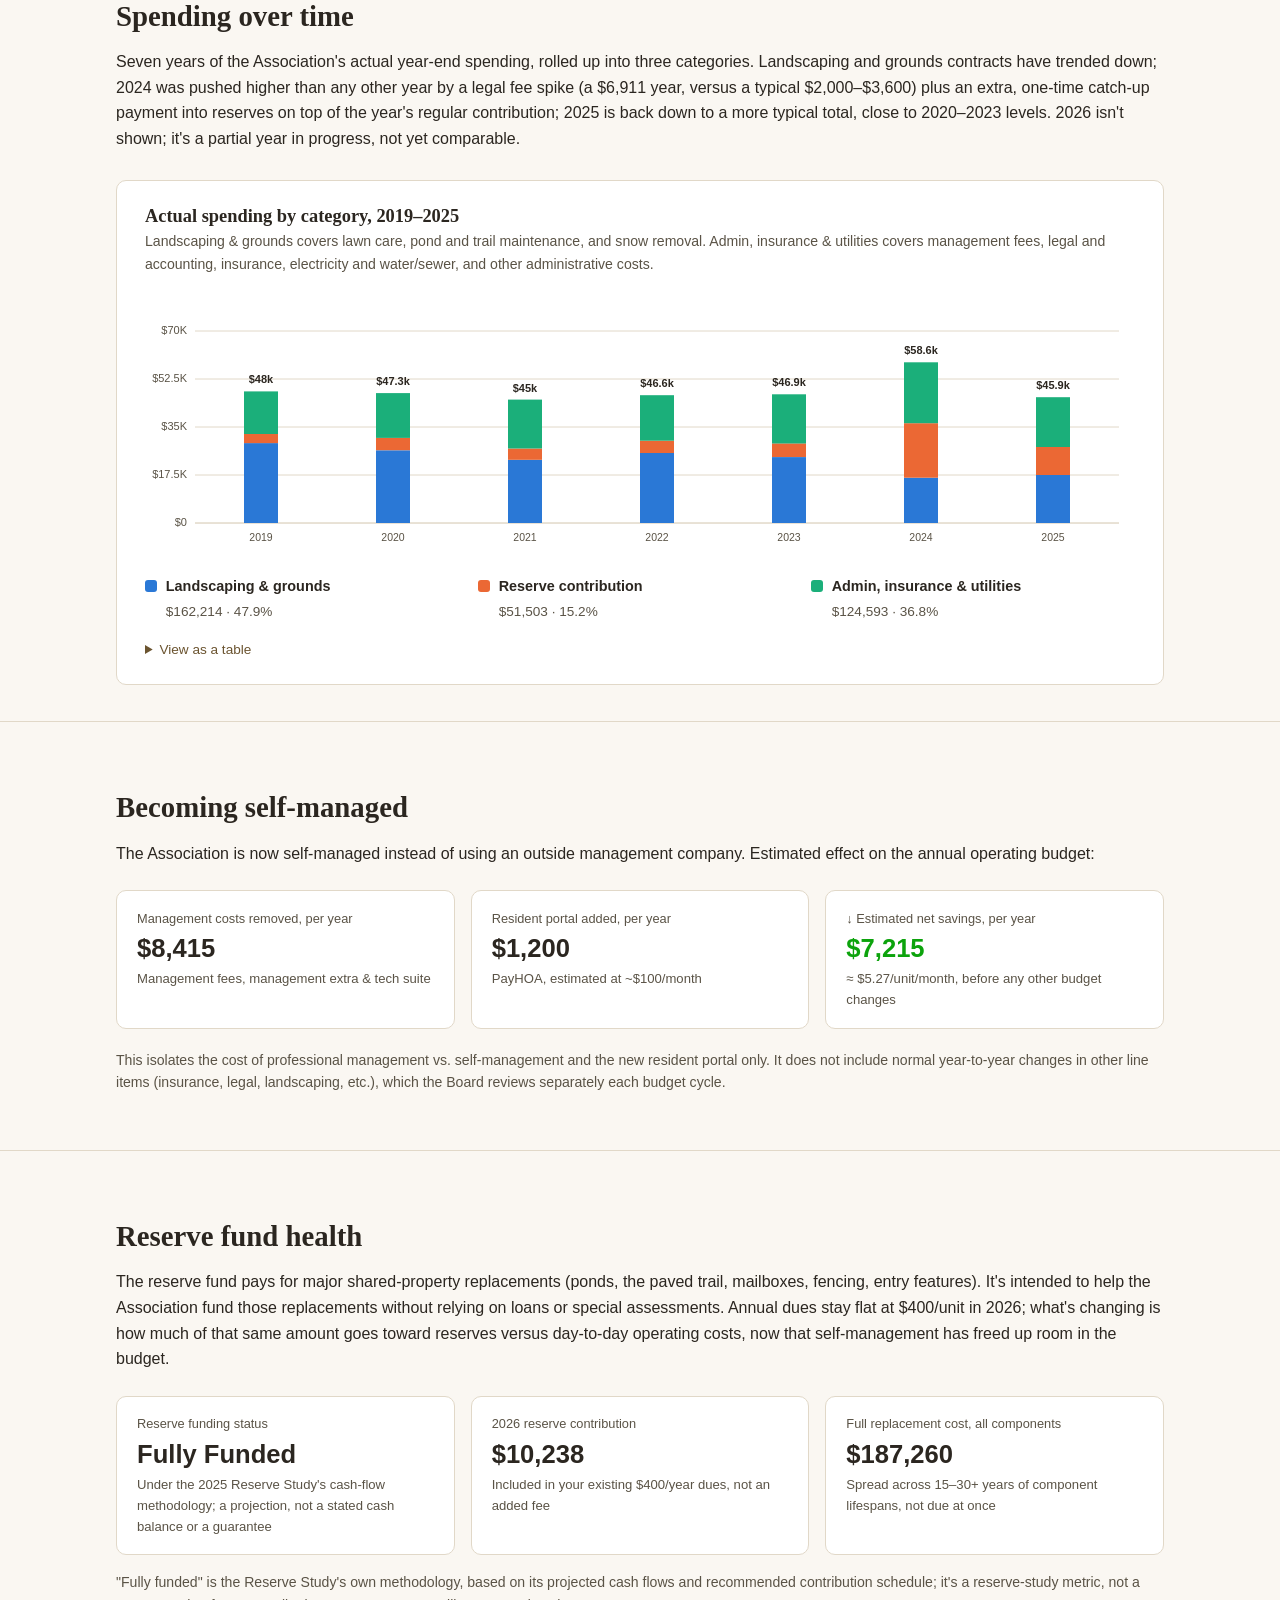
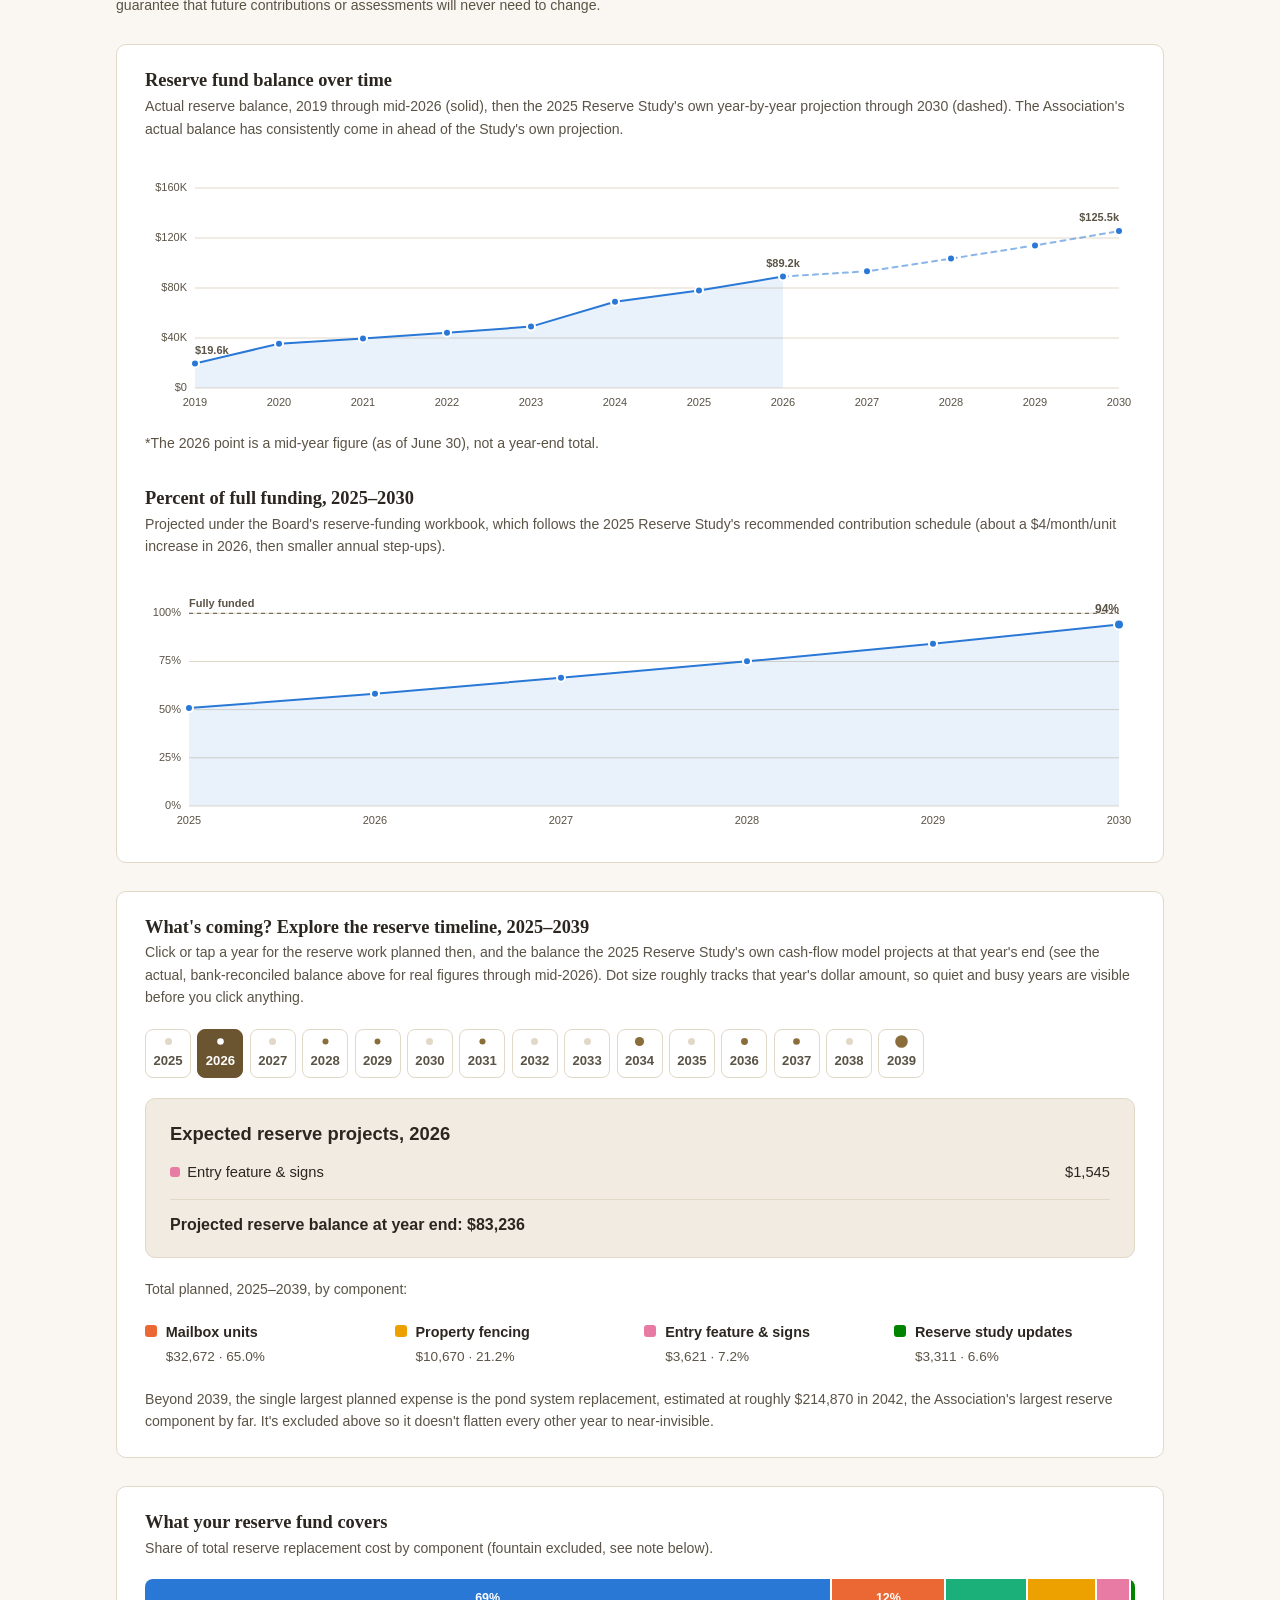
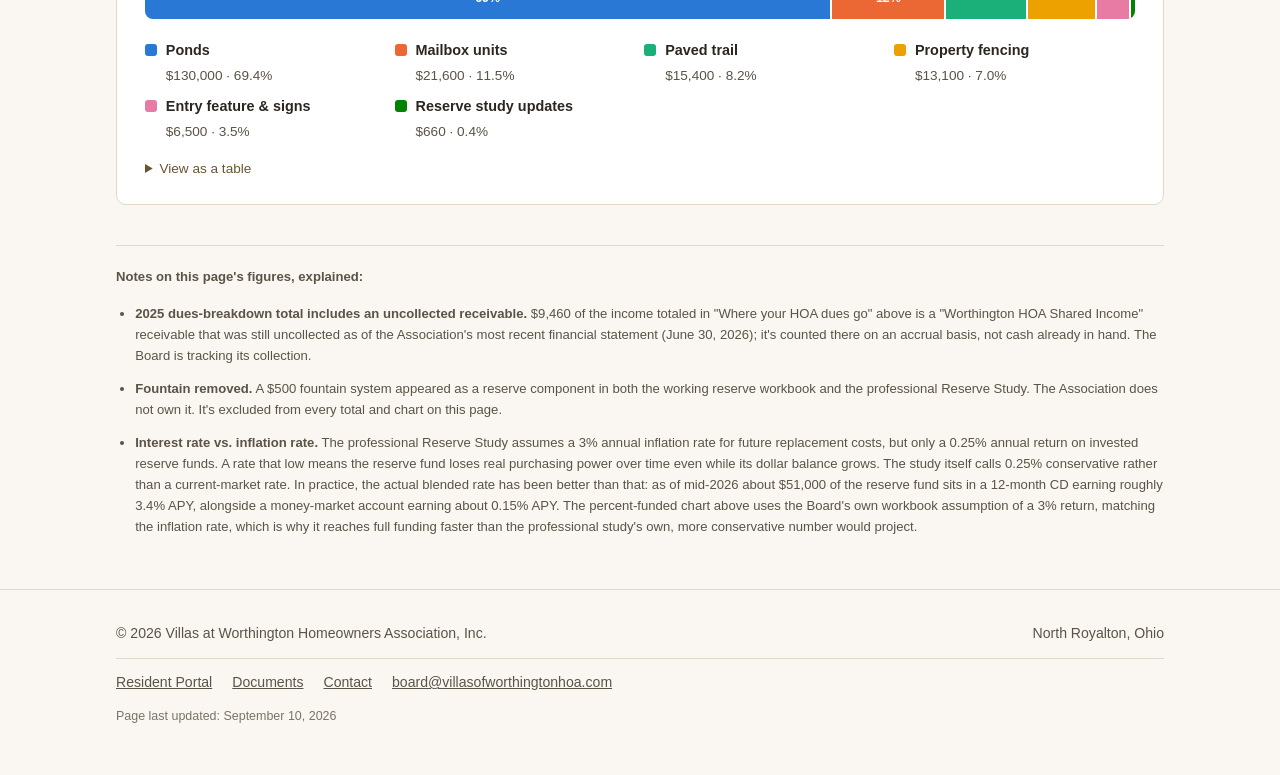
<file: finances.html>
<!DOCTYPE html>
<html lang="en">
<head>
<meta charset="UTF-8">
<meta name="viewport" content="width=device-width, initial-scale=1">
<title>Finances — Villas of Worthington HOA</title>
<meta name="description" content="Where Villas of Worthington HOA dues go, the self-managed budget outlook, and reserve fund health.">
<link rel="icon" type="image/png" href="assets/img/favicon.png">
<link rel="stylesheet" href="assets/css/style.css">
</head>
<body>

<header class="site-header">
  <div class="container">
    <a class="site-title" href="index.html">
      <img class="site-logo" src="assets/img/logo-header.jpg" alt="Villas of Worthington">
    </a>
    <button class="nav-toggle" aria-label="Toggle navigation menu" aria-expanded="false">&#9776;</button>
    <nav class="site-nav" aria-label="Primary">
      <ul>
        <li><a href="index.html">Home</a></li>
        <li><a href="about.html">About</a></li>
        <li><a href="documents.html">Documents</a></li>
        <li><a href="arc-request.html">ARC Request</a></li>
        <li><a href="finances.html" aria-current="page">Finances</a></li>
        <li><a href="minutes.html">Minutes</a></li>
        <li><a href="contact.html">Contact</a></li>
      </ul>
    </nav>
  </div>
</header>

<main>
  <section class="page-header">
    <div class="container">
      <h1>Finances</h1>
      <p class="lede">
        Where dues go, what self-management is expected to change, and the
        health of the reserve fund.
      </p>

      <div class="finance-disclosure">
        <p>
          <strong>These are the Association's actual financial figures, not
          a formal audit.</strong> The breakdowns below come from the
          Association's actual 2019&ndash;2025 year-end financial statements
          and 2026 year-to-date report (prepared by Associated Property
          Management), plus the 2025 professional Reserve Study and the
          Board's own reserve-funding workbook. Self-managed cost estimates
          are current best estimates ahead of a full year of actuals. The
          full Reserve Study is available on the
          <a href="documents.html">Documents page</a>; ask the
          <a href="contact.html">Board</a> for anything not covered here.
        </p>
      </div>

      <div class="kpi-row">
        <div class="stat-tile">
          <div class="stat-label">Annual dues per unit</div>
          <div class="stat-value">$400</div>
          <div class="stat-sub">$33.33/month, unchanged since 2020</div>
        </div>
        <div class="stat-tile">
          <div class="stat-label">2025 total spending</div>
          <div class="stat-value">$45,872</div>
          <div class="stat-sub">vs. $45,600 in dues. The small gap came from other income (late fees, interest, and similar items)</div>
        </div>
        <div class="stat-tile">
          <div class="stat-label">Reserve fund balance</div>
          <div class="stat-value">$89,238</div>
          <div class="stat-sub">June 30, 2026, bank-reconciled; up from $69,404 at the start of 2025</div>
        </div>
        <div class="stat-tile">
          <div class="stat-label">Units</div>
          <div class="stat-value">114</div>
          <div class="stat-sub">Villas of Worthington</div>
        </div>
      </div>
    </div>
  </section>

  <section class="section">
    <div class="container">
      <h2>Where your HOA dues go</h2>
      <p>
        Based on the Association's full 2025 assessment income: what was
        actually spent in each category, plus the small surplus retained in
        the operating fund rather than spent (not itself a spending
        category). Toggle below to see it as an Association-wide total or
        per individual homeowner.
      </p>

      <div class="chart-card">
        <div class="toggle-group" role="group" aria-label="Show amounts as">
          <button type="button" class="toggle-btn is-active" id="dues-toggle-total">HOA Total</button>
          <button type="button" class="toggle-btn" id="dues-toggle-unit">Per Homeowner</button>
        </div>
        <p class="sankey-caption" id="dues-sankey-caption"></p>
        <div class="sankey-wrap" id="dues-sankey"></div>
        <ul class="chart-legend" id="dues-legend"></ul>
        <details class="chart-table-toggle">
          <summary>View as a table</summary>
          <div class="chart-table-scroll"><table class="chart-table" id="dues-table"></table></div>
        </details>
      </div>
    </div>
  </section>

  <section class="section">
    <div class="container">
      <h2>Spending over time</h2>
      <p>
        Seven years of the Association's actual year-end spending, rolled up
        into three categories. Landscaping and grounds contracts have
        trended down; 2024 was pushed higher than any other year by a legal
        fee spike (a $6,911 year, versus a typical $2,000&ndash;$3,600) plus
        an extra, one-time catch-up payment into reserves on top of the
        year's regular contribution; 2025 is back down to a more typical
        total, close to 2020&ndash;2023 levels. 2026 isn't shown; it's a
        partial year in progress, not yet comparable.
      </p>

      <div class="chart-card">
        <h3>Actual spending by category, 2019&ndash;2025</h3>
        <p class="chart-caption">
          Landscaping &amp; grounds covers lawn care, pond and trail
          maintenance, and snow removal. Admin, insurance &amp; utilities
          covers management fees, legal and accounting, insurance,
          electricity and water/sewer, and other administrative costs.
        </p>
        <div class="bar-chart-wrap" id="spending-trend-chart"></div>
        <ul class="chart-legend" id="spending-trend-legend"></ul>
        <details class="chart-table-toggle">
          <summary>View as a table</summary>
          <div class="chart-table-scroll"><table class="chart-table" id="spending-trend-table"></table></div>
        </details>
      </div>
    </div>
  </section>

  <section class="section">
    <div class="container">
      <h2>Becoming self-managed</h2>
      <p>
        The Association is now self-managed instead of using an outside
        management company. Estimated effect on the annual operating
        budget:
      </p>

      <div class="kpi-row">
        <div class="stat-tile">
          <div class="stat-label">Management costs removed, per year</div>
          <div class="stat-value">$8,415</div>
          <div class="stat-sub">Management fees, management extra &amp; tech suite</div>
        </div>
        <div class="stat-tile">
          <div class="stat-label">Resident portal added, per year</div>
          <div class="stat-value">$1,200</div>
          <div class="stat-sub">PayHOA, estimated at ~$100/month</div>
        </div>
        <div class="stat-tile">
          <div class="stat-label">↓ Estimated net savings, per year</div>
          <div class="stat-value good">$7,215</div>
          <div class="stat-sub">≈ $5.27/unit/month, before any other budget changes</div>
        </div>
      </div>

      <p class="chart-caption" style="margin-top: 1.25rem;">
        This isolates the cost of professional management vs. self-management
        and the new resident portal only. It does not include normal
        year-to-year changes in other line items (insurance, legal,
        landscaping, etc.), which the Board reviews separately each budget
        cycle.
      </p>
    </div>
  </section>

  <section class="section">
    <div class="container">
      <h2>Reserve fund health</h2>
      <p>
        The reserve fund pays for major shared-property replacements (ponds,
        the paved trail, mailboxes, fencing, entry features). It's intended
        to help the Association fund those replacements without relying on
        loans or special assessments. Annual dues stay flat at $400/unit in
        2026; what's changing is how much of that same amount goes toward
        reserves versus day-to-day operating costs, now that
        self-management has freed up room in the budget.
      </p>

      <div class="kpi-row">
        <div class="stat-tile">
          <div class="stat-label">Reserve funding status</div>
          <div class="stat-value">Fully Funded</div>
          <div class="stat-sub">Under the 2025 Reserve Study's cash-flow methodology; a projection, not a stated cash balance or a guarantee</div>
        </div>
        <div class="stat-tile">
          <div class="stat-label">2026 reserve contribution</div>
          <div class="stat-value">$10,238</div>
          <div class="stat-sub">Included in your existing $400/year dues, not an added fee</div>
        </div>
        <div class="stat-tile">
          <div class="stat-label">Full replacement cost, all components</div>
          <div class="stat-value">$187,260</div>
          <div class="stat-sub">Spread across 15&ndash;30+ years of component lifespans, not due at once</div>
        </div>
      </div>
      <p class="chart-caption" style="margin-top: 1rem;">
        "Fully funded" is the Reserve Study's own methodology, based on its
        projected cash flows and recommended contribution schedule; it's a
        reserve-study metric, not a guarantee that future contributions or
        assessments will never need to change.
      </p>

      <div class="chart-card">
        <h3>Reserve fund balance over time</h3>
        <p class="chart-caption">
          Actual reserve balance, 2019 through mid-2026 (solid), then the
          2025 Reserve Study's own year-by-year projection through 2030
          (dashed). The Association's actual balance has consistently come
          in ahead of the Study's own projection.
        </p>
        <div class="line-chart-wrap" id="reserve-trend-chart"></div>
        <p class="chart-caption" style="margin-top: 0.75rem; margin-bottom: 0;">
          *The 2026 point is a mid-year figure (as of June 30), not a
          year-end total.
        </p>

        <h3 style="margin-top: 2rem;">Percent of full funding, 2025&ndash;2030</h3>
        <p class="chart-caption">
          Projected under the Board's reserve-funding workbook, which
          follows the 2025 Reserve Study's recommended contribution schedule
          (about a $4/month/unit increase in 2026, then smaller annual
          step-ups).
        </p>
        <div class="line-chart-wrap" id="pct-funded-chart"></div>
      </div>

      <div class="chart-card">
        <h3>What's coming? Explore the reserve timeline, 2025&ndash;2039</h3>
        <p class="chart-caption">
          Click or tap a year for the reserve work planned then, and the
          balance the 2025 Reserve Study's own cash-flow model projects at
          that year's end (see the actual, bank-reconciled balance above for
          real figures through mid-2026). Dot size roughly tracks that
          year's dollar amount, so quiet and busy years are visible before
          you click anything.
        </p>
        <div class="timeline-years" id="reserve-timeline-years"></div>
        <div class="timeline-detail" id="reserve-timeline-detail"></div>
        <p class="chart-caption" style="margin-top: 1.25rem; margin-bottom: 0.5rem;">
          Total planned, 2025&ndash;2039, by component:
        </p>
        <ul class="chart-legend" id="expenditures-legend"></ul>
        <p class="chart-caption" style="margin-top: 1.25rem; margin-bottom: 0;">
          Beyond 2039, the single largest planned expense is the pond system
          replacement, estimated at roughly $214,870 in 2042, the
          Association's largest reserve component by far. It's excluded
          above so it doesn't flatten every other year to near-invisible.
        </p>
      </div>

      <div class="chart-card">
        <h3>What your reserve fund covers</h3>
        <p class="chart-caption">
          Share of total reserve replacement cost by component (fountain
          excluded, see note below).
        </p>
        <div class="stacked-bar" id="reserve-bar"></div>
        <ul class="chart-legend" id="reserve-legend"></ul>
        <details class="chart-table-toggle">
          <summary>View as a table</summary>
          <div class="chart-table-scroll"><table class="chart-table" id="reserve-table"></table></div>
        </details>
      </div>

      <div class="finance-disclosure quiet">
        <p><strong>Notes on this page's figures, explained:</strong></p>
        <ul>
          <li>
            <strong>2025 dues-breakdown total includes an uncollected
            receivable.</strong> $9,460 of the income totaled in "Where
            your HOA dues go" above is a "Worthington HOA Shared Income"
            receivable that was still uncollected as of the Association's
            most recent financial statement (June 30, 2026); it's counted
            there on an accrual basis, not cash already in hand. The Board
            is tracking its collection.
          </li>
          <li>
            <strong>Fountain removed.</strong> A $500 fountain system appeared
            as a reserve component in both the working reserve workbook and
            the professional Reserve Study. The Association does not own
            it. It's excluded from every total and chart on this page.
          </li>
          <li>
            <strong>Interest rate vs. inflation rate.</strong> The
            professional Reserve Study assumes a 3% annual inflation rate for
            future replacement costs, but only a 0.25% annual return on
            invested reserve funds. A rate that low means the reserve fund
            loses real purchasing power over time even while its dollar
            balance grows. The study itself calls 0.25% conservative rather
            than a current-market rate. In practice, the actual blended rate
            has been better than that: as of mid-2026 about $51,000 of the
            reserve fund sits in a 12-month CD earning roughly 3.4% APY,
            alongside a money-market account earning about 0.15% APY. The
            percent-funded chart above uses the Board's own workbook
            assumption of a 3% return, matching the inflation rate, which is
            why it reaches full funding faster than the professional study's
            own, more conservative number would project.
          </li>
        </ul>
      </div>

    </div>
  </section>
</main>

<footer class="site-footer">
  <div class="container">
    <div class="footer-row">
      <span>&copy; <span id="year">2026</span> Villas at Worthington Homeowners Association, Inc.</span>
      <span>North Royalton, Ohio</span>
    </div>
    <nav class="footer-links" aria-label="Footer">
      <a href="https://app.payhoa.com/sign-up/46786-villas-at-worthington">Resident Portal</a>
      <a href="documents.html">Documents</a>
      <a href="contact.html">Contact</a>
      <a href="mailto:board@villasofworthingtonhoa.com">board@villasofworthingtonhoa.com</a>
    </nav>
    <p class="footer-updated">Page last updated: September 10, 2026</p>
  </div>
</footer>

<script src="assets/js/nav.js"></script>
<script src="assets/js/finances.js?v=4"></script>
<script>document.getElementById("year").textContent = new Date().getFullYear();</script>
</body>
</html>
</file>
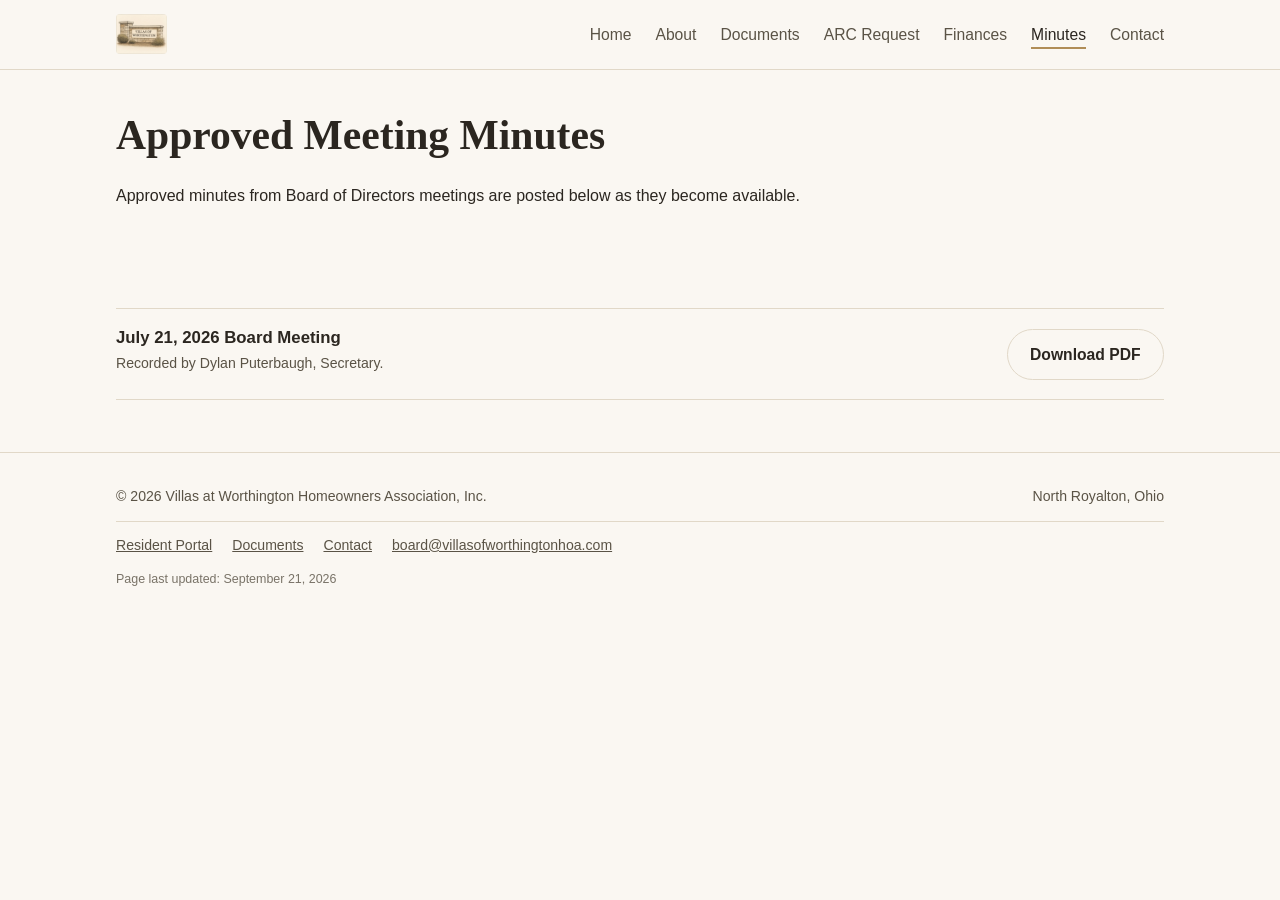
<file: minutes.html>
<!DOCTYPE html>
<html lang="en">
<head>
<meta charset="UTF-8">
<meta name="viewport" content="width=device-width, initial-scale=1">
<title>Meeting Minutes — Villas of Worthington HOA</title>
<meta name="description" content="Approved Board meeting minutes for the Villas of Worthington Homeowners Association.">
<link rel="icon" type="image/png" href="assets/img/favicon.png">
<link rel="stylesheet" href="assets/css/style.css">
</head>
<body>

<header class="site-header">
  <div class="container">
    <a class="site-title" href="index.html">
      <img class="site-logo" src="assets/img/logo-header.jpg" alt="Villas of Worthington">
    </a>
    <button class="nav-toggle" aria-label="Toggle navigation menu" aria-expanded="false">&#9776;</button>
    <nav class="site-nav" aria-label="Primary">
      <ul>
        <li><a href="index.html">Home</a></li>
        <li><a href="about.html">About</a></li>
        <li><a href="documents.html">Documents</a></li>
        <li><a href="arc-request.html">ARC Request</a></li>
        <li><a href="finances.html">Finances</a></li>
        <li><a href="minutes.html" aria-current="page">Minutes</a></li>
        <li><a href="contact.html">Contact</a></li>
      </ul>
    </nav>
  </div>
</header>

<main>
  <section class="page-header">
    <div class="container">
      <h1>Approved Meeting Minutes</h1>
      <p class="lede">
        Approved minutes from Board of Directors meetings are posted below
        as they become available.
      </p>
    </div>
  </section>

  <section class="section">
    <div class="container">
      <!--
        This list is real, static content -- not a JS-only placeholder --
        so it's there for any visitor or crawler, JavaScript or not. See
        "Keeping the Documents/Minutes lists in sync" in README.md: it's
        generated from minutes.json and must be regenerated by hand
        whenever that file changes. assets/js/minutes.js re-fetches
        minutes.json and replaces this on success, but leaves it alone on
        failure rather than replacing working content with an error.
      -->
      <ul class="doc-list" id="minutes-list">
        <li class="doc-item">
          <div class="doc-info">
            <h3>July 21, 2026 Board Meeting</h3>
            <div class="doc-note">Recorded by Dylan Puterbaugh, Secretary.</div>
          </div>
          <a class="btn btn-secondary" href="minutes/2026-07-21-Board-Meeting-Minutes.pdf" download>Download PDF</a>
        </li>
      </ul>
    </div>
  </section>
</main>

<footer class="site-footer">
  <div class="container">
    <div class="footer-row">
      <span>&copy; <span id="year">2026</span> Villas at Worthington Homeowners Association, Inc.</span>
      <span>North Royalton, Ohio</span>
    </div>
    <nav class="footer-links" aria-label="Footer">
      <a href="https://app.payhoa.com/sign-up/46786-villas-at-worthington">Resident Portal</a>
      <a href="documents.html">Documents</a>
      <a href="contact.html">Contact</a>
      <a href="mailto:board@villasofworthingtonhoa.com">board@villasofworthingtonhoa.com</a>
    </nav>
    <p class="footer-updated">Page last updated: September 21, 2026</p>
  </div>
</footer>

<script src="assets/js/nav.js"></script>
<script src="assets/js/minutes.js?v=2"></script>
<script>document.getElementById("year").textContent = new Date().getFullYear();</script>
</body>
</html>
</file>
<file: assets/css/style.css>
/* ==========================================================================
   Villas at Worthington HOA — site styles
   Plain CSS, no framework, no build step.
   ========================================================================== */

:root {
  --ink: #2b2620;
  --ink-soft: #5a5346;
  --paper: #faf7f2;
  --paper-alt: #f1ebe1;
  --line: #e1d8c8;
  --accent: #8a6d3b;
  --accent-dark: #6b5430;
  --accent-line: #b08d57;
  --max-width: 68rem;
  --radius: 10px;
}

* {
  box-sizing: border-box;
}

html {
  -webkit-text-size-adjust: 100%;
}

body {
  margin: 0;
  background: var(--paper);
  color: var(--ink);
  font-family: -apple-system, BlinkMacSystemFont, "Segoe UI", Helvetica, Arial, sans-serif;
  line-height: 1.6;
}

h1, h2, h3 {
  font-family: Georgia, "Times New Roman", serif;
  color: var(--ink);
  line-height: 1.25;
  margin: 0 0 0.5em;
}

h1 { font-size: clamp(1.9rem, 4vw, 2.6rem); }
h2 { font-size: clamp(1.4rem, 3vw, 1.8rem); margin-top: 2rem; }
h3 { font-size: 1.15rem; margin-top: 1.5rem; }

p { margin: 0 0 1rem; }

a {
  color: var(--accent-dark);
}

a:hover,
a:focus {
  color: var(--accent);
}

img {
  max-width: 100%;
  display: block;
}

.container {
  max-width: var(--max-width);
  margin: 0 auto;
  padding: 0 1.25rem;
}

/* ---- Header / nav ------------------------------------------------------ */

.site-header {
  background: var(--paper);
  border-bottom: 1px solid var(--line);
  position: sticky;
  top: 0;
  z-index: 10;
}

.site-header .container {
  display: flex;
  align-items: center;
  justify-content: space-between;
  padding-top: 0.9rem;
  padding-bottom: 0.9rem;
  gap: 1rem;
}

.site-title {
  display: flex;
  align-items: center;
  gap: 0.6rem;
  font-family: Georgia, "Times New Roman", serif;
  font-weight: 700;
  font-size: 1.05rem;
  color: var(--ink);
  text-decoration: none;
  white-space: nowrap;
}

.site-title:hover {
  color: var(--ink);
}

.site-logo {
  height: 40px;
  width: auto;
  border-radius: 4px;
}

.nav-toggle {
  display: none;
  background: none;
  border: 1px solid var(--line);
  border-radius: 6px;
  padding: 0.4rem 0.6rem;
  font-size: 1.1rem;
  line-height: 1;
  cursor: pointer;
  color: var(--ink);
}

.site-nav ul {
  list-style: none;
  display: flex;
  gap: 1.5rem;
  margin: 0;
  padding: 0;
}

.site-nav a {
  text-decoration: none;
  color: var(--ink-soft);
  font-size: 0.98rem;
  padding: 0.25rem 0;
  border-bottom: 2px solid transparent;
}

.site-nav a:hover,
.site-nav a[aria-current="page"] {
  color: var(--ink);
  border-bottom-color: var(--accent-line);
}

@media (max-width: 640px) {
  .nav-toggle {
    display: inline-block;
  }

  .site-nav {
    display: none;
    width: 100%;
  }

  .site-nav.is-open {
    display: block;
  }

  .site-header .container {
    flex-wrap: wrap;
  }

  .site-nav ul {
    flex-direction: column;
    gap: 0;
    border-top: 1px solid var(--line);
    padding-top: 0.5rem;
  }

  .site-nav a {
    display: block;
    padding: 0.6rem 0.1rem;
  }
}

/* ---- Hero / page header -------------------------------------------------- */

.page-header {
  padding: 2.5rem 0 1.5rem;
}

.hero {
  padding: 3rem 0 2.5rem;
  border-bottom: 1px solid var(--line);
}

.hero .container {
  display: flex;
  align-items: center;
  gap: 2.5rem;
}

.hero-copy {
  flex: 1 1 28rem;
  min-width: 0;
}

.hero-image {
  flex: 1 1 16rem;
  max-width: 22rem;
}

.hero-image img {
  border-radius: var(--radius);
  border: 1px solid var(--line);
}

@media (max-width: 800px) {
  .hero .container {
    flex-direction: column;
  }

  /* The small header logo is enough on mobile -- this larger image was
     dominating the screen before any real content showed. */
  .hero-image {
    display: none;
  }
}

.hero .eyebrow {
  text-transform: uppercase;
  letter-spacing: 0.08em;
  font-size: 0.78rem;
  color: var(--accent);
  font-weight: 600;
  margin-bottom: 0.6rem;
}

.hero p.lede {
  font-size: 1.1rem;
  color: var(--ink-soft);
  max-width: 42rem;
}

.hero-actions {
  display: flex;
  flex-wrap: wrap;
  gap: 0.9rem;
  margin-top: 1.5rem;
}

.hero-facts {
  margin-top: 1.5rem;
  font-size: 0.85rem;
  color: var(--ink-soft);
  letter-spacing: 0.01em;
}

/* ---- Buttons ------------------------------------------------------------ */

.btn {
  display: inline-flex;
  align-items: center;
  gap: 0.4rem;
  padding: 0.75rem 1.4rem;
  border-radius: 999px;
  text-decoration: none;
  font-size: 0.98rem;
  font-weight: 600;
  border: 1px solid transparent;
  cursor: pointer;
}

.btn-primary {
  background: var(--accent-dark);
  color: #fff;
}

.btn-primary:hover,
.btn-primary:focus {
  background: var(--accent);
  color: #fff;
}

.btn-secondary {
  background: transparent;
  color: var(--ink);
  border-color: var(--line);
}

.btn-secondary:hover,
.btn-secondary:focus {
  border-color: var(--accent-line);
  color: var(--ink);
}

/* ---- Sections / cards ---------------------------------------------------- */

.section {
  padding: 2.25rem 0;
}

.section + .section {
  border-top: 1px solid var(--line);
}

.card-grid {
  display: grid;
  gap: 1.25rem;
  grid-template-columns: 1fr;
  margin-top: 1.5rem;
}

/* Fixed column counts (rather than auto-fit) so a 6-card grid always ends
   balanced -- 3+3 or 2+2+2 -- instead of however many 15rem tiles happen
   to fit the container width (which gave 4-across-then-1-alone). */
@media (min-width: 560px) {
  .card-grid {
    grid-template-columns: repeat(2, 1fr);
  }
}

@media (min-width: 860px) {
  .card-grid {
    grid-template-columns: repeat(3, 1fr);
  }
}

.card {
  background: #fff;
  border: 1px solid var(--line);
  border-radius: var(--radius);
  padding: 1.5rem;
}

.card h3 {
  margin-top: 0;
}

/* ---- Community updates (homepage) ----------------------------------- */

.updates-list {
  list-style: none;
  margin: 1.5rem 0 0;
  padding: 0;
  display: grid;
  gap: 1rem;
}

.update-item {
  background: #fff;
  border: 1px solid var(--line);
  border-left: 4px solid var(--accent-line);
  border-radius: var(--radius);
  padding: 1.1rem 1.5rem;
}

.update-title {
  font-weight: 700;
  color: var(--ink);
  margin-bottom: 0.35rem;
}

.update-item p {
  margin: 0;
  color: var(--ink-soft);
}

/* ---- Officers table ------------------------------------------------------ */

.officers {
  display: grid;
  gap: 1rem;
  grid-template-columns: repeat(auto-fit, minmax(14rem, 1fr));
  margin-top: 1.25rem;
}

.officer-card {
  border: 1px solid var(--line);
  border-radius: var(--radius);
  padding: 1.1rem 1.25rem;
  background: #fff;
}

.officer-role {
  text-transform: uppercase;
  letter-spacing: 0.05em;
  font-size: 0.75rem;
  color: var(--accent);
  font-weight: 700;
  margin-bottom: 0.25rem;
}

.officer-name {
  font-size: 1.05rem;
  font-weight: 600;
}

.officer-term {
  font-size: 0.82rem;
  color: var(--ink-soft);
  margin-top: 0.3rem;
}

/* ---- Document search --------------------------------------------------- */

.search-box {
  margin-top: 1.5rem;
}

.search-label {
  display: block;
  font-weight: 700;
  font-size: 0.9rem;
  color: var(--ink);
  margin-bottom: 0.5rem;
}

#doc-search-input {
  width: 100%;
  font: inherit;
  font-size: 1rem;
  padding: 0.75rem 1rem;
  border: 1px solid var(--line);
  border-radius: var(--radius);
  background: #fff;
  color: var(--ink);
  box-sizing: border-box;
}

#doc-search-input:focus {
  outline: none;
  border-color: var(--accent-line);
  box-shadow: 0 0 0 3px rgba(176, 141, 87, 0.2);
}

.search-results {
  list-style: none;
  margin: 1.5rem 0 0;
  padding: 0;
}

.search-results:not([hidden]) {
  border-top: 1px solid var(--line);
}

.search-result {
  padding: 1.1rem 0;
  border-bottom: 1px solid var(--line);
}

.search-result-doc {
  text-transform: uppercase;
  letter-spacing: 0.05em;
  font-size: 0.72rem;
  font-weight: 700;
  color: var(--accent);
  margin-bottom: 0.2rem;
}

.search-result-heading {
  font-weight: 600;
  color: var(--ink);
  margin-bottom: 0.3rem;
}

.search-result-snippet {
  font-size: 0.9rem;
  color: var(--ink-soft);
  margin: 0 0 0.5rem;
  line-height: 1.5;
}

.search-result-snippet mark {
  background: var(--accent-line);
  color: var(--ink);
  padding: 0 0.15em;
  border-radius: 2px;
}

.search-result-link {
  font-size: 0.85rem;
  font-weight: 600;
  color: var(--accent-dark);
  white-space: nowrap;
}

/* ---- Documents list -------------------------------------------------- */

.doc-list {
  list-style: none;
  margin: 1.5rem 0 0;
  padding: 0;
  border-top: 1px solid var(--line);
}

.doc-item {
  display: flex;
  flex-wrap: nowrap;
  align-items: flex-start;
  justify-content: space-between;
  gap: 1rem;
  padding: 1.15rem 0;
  border-bottom: 1px solid var(--line);
}

.doc-item .doc-info {
  flex: 1 1 auto;
  min-width: 0;
}

.doc-item .btn,
.doc-item .doc-status-note {
  flex-shrink: 0;
  margin-top: 0.1rem;
}

@media (max-width: 480px) {
  /* Keep the button pinned to the right at every width (never dropping
     below the title/note) -- just tighten it so a long title has enough
     room to wrap beside it instead of forcing an overflow. */
  .doc-item .btn {
    padding: 0.6rem 1rem;
    font-size: 0.88rem;
  }
}

.doc-info h3 {
  margin: 0 0 0.2rem;
  font-family: -apple-system, BlinkMacSystemFont, "Segoe UI", Helvetica, Arial, sans-serif;
  font-size: 1.05rem;
  font-weight: 600;
}

.doc-info .doc-note {
  color: var(--ink-soft);
  font-size: 0.88rem;
}

.doc-status-note {
  color: var(--ink-soft);
  font-size: 0.88rem;
  font-style: italic;
}

.doc-list-loading,
.doc-list-error {
  color: var(--ink-soft);
  padding: 1.25rem 0;
}

.doc-list-empty {
  list-style: none;
  border: 1px dashed var(--line);
  border-radius: var(--radius);
  background: var(--paper-alt);
  color: var(--ink-soft);
  padding: 1.5rem 1.75rem;
  margin-top: 1rem;
  line-height: 1.6;
}

.doc-list-empty strong {
  color: var(--ink);
}

.doc-category-heading {
  padding: 1.75rem 0 0.5rem;
}

.doc-category-heading:first-child {
  padding-top: 0.25rem;
}

.doc-category-heading h2 {
  margin: 0;
  font-family: Georgia, "Times New Roman", serif;
  font-size: 1.2rem;
  color: var(--accent-dark);
}

/* ---- Contact -------------------------------------------------------------- */

.contact-block {
  border: 1px solid var(--line);
  border-radius: var(--radius);
  background: #fff;
  padding: 1.5rem 1.75rem;
  margin-top: 1.25rem;
}

.contact-block + .contact-block {
  margin-top: 1.25rem;
}

.contact-label {
  text-transform: uppercase;
  letter-spacing: 0.05em;
  font-size: 0.75rem;
  color: var(--accent);
  font-weight: 700;
  margin-bottom: 0.35rem;
}

.routing-list {
  list-style: none;
  margin: 0.5rem 0 0;
  padding: 0;
  display: grid;
  gap: 0.65rem;
}

.routing-list li {
  display: flex;
  justify-content: space-between;
  align-items: baseline;
  gap: 0.5rem 1rem;
  flex-wrap: wrap;
  padding-bottom: 0.65rem;
  border-bottom: 1px solid var(--line);
}

.routing-list li:last-child {
  border-bottom: none;
  padding-bottom: 0;
}

.routing-need {
  color: var(--ink);
}

.routing-answer {
  color: var(--accent-dark);
  font-weight: 600;
  white-space: nowrap;
}

/* ---- Footer ---------------------------------------------------------------- */

.site-footer {
  border-top: 1px solid var(--line);
  padding: 2rem 0;
  margin-top: 1rem;
  color: var(--ink-soft);
  font-size: 0.88rem;
}

.site-footer a {
  color: var(--ink-soft);
}

.site-footer .container {
  display: flex;
  flex-direction: column;
  gap: 0.85rem;
}

.footer-row {
  display: flex;
  flex-wrap: wrap;
  justify-content: space-between;
  gap: 0.5rem 1.5rem;
}

.footer-links {
  display: flex;
  flex-wrap: wrap;
  gap: 0.5rem 1.25rem;
  padding-top: 0.75rem;
  border-top: 1px solid var(--line);
}

.footer-updated {
  font-size: 0.78rem;
  color: var(--ink-soft);
  opacity: 0.8;
}

/* ---- Notice box ------------------------------------------------------- */

.notice-box {
  border: 1px solid var(--line);
  border-left: 4px solid var(--accent-line);
  border-radius: var(--radius);
  background: #fff;
  padding: 1.25rem 1.5rem;
  margin-top: 1.5rem;
  color: var(--ink-soft);
  font-size: 0.95rem;
}

.notice-box p:last-child {
  margin-bottom: 0;
}

/* ---- Forms -------------------------------------------------------------- */

.arc-form {
  margin-top: 2rem;
}

.arc-form fieldset {
  border: 1px solid var(--line);
  border-radius: var(--radius);
  background: #fff;
  padding: 1.5rem 1.75rem 1.75rem;
  margin: 0 0 1.5rem;
}

.arc-form legend {
  font-family: Georgia, "Times New Roman", serif;
  font-size: 1.1rem;
  font-weight: 700;
  color: var(--ink);
  padding: 0 0.4rem;
}

.arc-form .field {
  display: block;
  margin-bottom: 1.1rem;
}

.arc-form .field:last-child {
  margin-bottom: 0;
}

.arc-form label {
  display: block;
}

.arc-form .field-label {
  display: block;
  font-size: 0.88rem;
  font-weight: 700;
  color: var(--ink);
  margin-bottom: 0.35rem;
}

.arc-form .required-mark {
  color: var(--accent);
}

.arc-form .help-text {
  font-size: 0.85rem;
  color: var(--ink-soft);
  margin: 0.25rem 0 0;
}

.arc-form input[type="text"],
.arc-form input[type="tel"],
.arc-form input[type="email"],
.arc-form input[type="date"],
.arc-form select,
.arc-form textarea {
  width: 100%;
  font: inherit;
  font-size: 0.95rem;
  color: var(--ink);
  background: var(--paper);
  border: 1px solid var(--line);
  border-radius: 6px;
  padding: 0.6rem 0.75rem;
}

.arc-form input:focus,
.arc-form select:focus,
.arc-form textarea:focus {
  outline: 2px solid var(--accent-line);
  outline-offset: 1px;
}

.arc-form textarea {
  min-height: 13rem;
  resize: vertical;
}

.arc-form .form-row {
  display: grid;
  gap: 1.1rem;
}

@media (min-width: 560px) {
  .arc-form .form-row.two-col {
    grid-template-columns: 1fr 1fr;
  }
}

.arc-form .checkbox-grid {
  display: grid;
  gap: 0.6rem 1.25rem;
  grid-template-columns: repeat(auto-fit, minmax(13rem, 1fr));
}

.arc-form .checkbox-item {
  display: flex;
  align-items: flex-start;
  gap: 0.55rem;
  font-size: 0.94rem;
}

.arc-form .checkbox-item input[type="checkbox"] {
  margin-top: 0.2rem;
  flex-shrink: 0;
}

.arc-form .checkbox-item.certification {
  font-size: 0.92rem;
  color: var(--ink-soft);
  align-items: flex-start;
  line-height: 1.5;
}

.arc-form .other-request {
  margin-top: 1.1rem;
}

.arc-form .other-request input[type="text"] {
  margin-top: 0.5rem;
}

.arc-form .form-actions {
  text-align: left;
}

.arc-form .form-actions .help-text {
  margin-top: 0.75rem;
  max-width: 34rem;
}

.form-status {
  margin-top: 1rem;
  font-size: 0.9rem;
  color: var(--accent-dark);
}

.form-status[hidden] {
  display: none;
}

.form-fallback {
  margin-top: 1.25rem;
  padding-top: 1.25rem;
  border-top: 1px solid var(--line);
  max-width: 34rem;
}

.form-fallback textarea {
  min-height: 9rem;
  font-size: 0.85rem;
  margin-bottom: 0.75rem;
}

/* ---- Finances: stat tiles, KPI rows, charts -----------------------------
   Categorical series colors are the dataviz skill's validated default
   palette (8 fixed hue slots, assigned in order, never cycled/recolored
   per-chart). Kept as its own block since these hexes are pinned by the
   CVD/contrast validation, not the site's warm theme. */

:root {
  --series-1: #2a78d6; /* blue */
  --series-2: #eb6834; /* orange */
  --series-3: #1baf7a; /* aqua */
  --series-4: #eda100; /* yellow */
  --series-5: #e87ba4; /* magenta */
  --series-6: #008300; /* green */
  --series-7: #4a3aa7; /* violet */
  --status-good: #0ca30c;
}

.finance-disclosure {
  border: 1px solid var(--line);
  border-left: 4px solid var(--accent-line);
  border-radius: var(--radius);
  background: #fff;
  padding: 1.25rem 1.5rem;
  margin-top: 1.5rem;
  color: var(--ink-soft);
  font-size: 0.92rem;
}

.finance-disclosure p:last-child {
  margin-bottom: 0;
}

.finance-disclosure.quiet {
  border: none;
  border-top: 1px solid var(--line);
  border-radius: 0;
  background: transparent;
  padding: 1.25rem 0 0;
  margin-top: 2.5rem;
  font-size: 0.82rem;
}

.finance-disclosure.quiet strong {
  color: var(--ink-soft);
  font-weight: 600;
}

.finance-disclosure ul {
  margin: 0.75rem 0 0;
  padding-left: 1.2rem;
}

.finance-disclosure li {
  margin-bottom: 0.75rem;
}

.finance-disclosure li:last-child {
  margin-bottom: 0;
}

.finance-disclosure strong {
  color: var(--ink);
}

.kpi-row {
  display: grid;
  gap: 1rem;
  grid-template-columns: repeat(auto-fit, minmax(11rem, 1fr));
  margin-top: 1.5rem;
}

.stat-tile {
  border: 1px solid var(--line);
  border-radius: var(--radius);
  background: #fff;
  padding: 1.1rem 1.25rem;
}

.stat-tile .stat-label {
  font-size: 0.8rem;
  color: var(--ink-soft);
  margin-bottom: 0.3rem;
}

.stat-tile .stat-value {
  font-size: 1.6rem;
  font-weight: 700;
  color: var(--ink);
  font-family: -apple-system, BlinkMacSystemFont, "Segoe UI", Helvetica, Arial, sans-serif;
  line-height: 1.15;
}

.stat-tile .stat-value.good {
  color: var(--status-good);
}

.stat-tile .stat-sub {
  font-size: 0.82rem;
  color: var(--ink-soft);
  margin-top: 0.3rem;
}

.chart-card {
  border: 1px solid var(--line);
  border-radius: var(--radius);
  background: #fff;
  padding: 1.5rem 1.75rem;
  margin-top: 1.75rem;
}

.chart-card h3 {
  margin-top: 0;
}

.chart-caption {
  font-size: 0.88rem;
  color: var(--ink-soft);
  margin-top: -0.4rem;
  margin-bottom: 1.25rem;
}

/* Stacked bar (part-to-whole) */

.stacked-bar {
  display: flex;
  width: 100%;
  height: 40px;
  border-radius: 8px;
  overflow: hidden;
  background: var(--paper-alt);
}

.stacked-bar .bar-segment {
  height: 100%;
  border-right: 2px solid #fff;
  display: flex;
  align-items: center;
  justify-content: center;
  overflow: hidden;
}

.stacked-bar .bar-segment:last-child {
  border-right: none;
}

.stacked-bar .bar-segment .segment-label {
  color: #fff;
  font-size: 0.78rem;
  font-weight: 600;
  white-space: nowrap;
  padding: 0 0.4rem;
}

.chart-legend {
  list-style: none;
  margin: 1.25rem 0 0;
  padding: 0;
  display: grid;
  gap: 0.55rem;
  grid-template-columns: repeat(auto-fit, minmax(15rem, 1fr));
}

.chart-legend li {
  display: grid;
  grid-template-columns: 12px 1fr;
  column-gap: 0.55rem;
  row-gap: 0.15rem;
  font-size: 0.9rem;
}

.chart-legend .swatch {
  grid-column: 1;
  grid-row: 1 / 3;
  width: 12px;
  height: 12px;
  border-radius: 3px;
  margin-top: 0.3rem;
}

.chart-legend .legend-label {
  grid-column: 2;
  grid-row: 1;
  color: var(--ink);
  font-weight: 600;
}

.chart-legend .legend-value {
  grid-column: 2;
  grid-row: 2;
  color: var(--ink-soft);
  font-size: 0.85rem;
  font-variant-numeric: tabular-nums;
}

/* Toggle group (e.g. HOA Total vs. Per Homeowner) */

.toggle-group {
  display: flex;
  width: fit-content;
  border: 1px solid var(--line);
  border-radius: 999px;
  overflow: hidden;
  margin: 0 auto 1.25rem;
}

.toggle-btn {
  border: none;
  background: #fff;
  padding: 0.5rem 1.1rem;
  font: inherit;
  font-size: 0.85rem;
  font-weight: 600;
  color: var(--ink-soft);
  cursor: pointer;
}

.toggle-btn + .toggle-btn {
  border-left: 1px solid var(--line);
}

.toggle-btn:hover {
  background: var(--paper-alt);
}

.toggle-btn.is-active {
  background: var(--accent-dark);
  color: #fff;
}

.toggle-btn.is-active:hover {
  background: var(--accent-dark);
}

/* Reserve timeline (click/tap a year to see that year's planned reserve
   work and projected balance) */

.timeline-years {
  display: flex;
  flex-wrap: wrap;
  gap: 0.4rem;
  margin-bottom: 1.25rem;
}

.timeline-year-btn {
  display: flex;
  flex-direction: column;
  align-items: center;
  gap: 0.3rem;
  min-width: 46px;
  border: 1px solid var(--line);
  border-radius: 8px;
  background: #fff;
  padding: 0.5rem 0.4rem 0.4rem;
  font: inherit;
  font-size: 0.82rem;
  font-weight: 600;
  color: var(--ink-soft);
  cursor: pointer;
}

.timeline-year-btn:hover {
  background: var(--paper-alt);
}

.timeline-year-btn.is-active {
  background: var(--accent-dark);
  border-color: var(--accent-dark);
  color: #fff;
}

.timeline-year-dot {
  width: 7px;
  height: 7px;
  border-radius: 50%;
  background: var(--line);
}

.timeline-year-btn.has-work .timeline-year-dot {
  background: var(--accent);
}

.timeline-year-btn.is-active .timeline-year-dot {
  background: #fff;
}

.timeline-detail {
  border: 1px solid var(--line);
  border-radius: var(--radius);
  background: var(--paper-alt);
  padding: 1.25rem 1.5rem;
}

.timeline-detail h4 {
  margin: 0 0 0.75rem;
  font-size: 1.15rem;
}

.timeline-projects {
  list-style: none;
  margin: 0;
  padding: 0;
  display: grid;
  gap: 0.5rem;
}

.timeline-projects li {
  display: flex;
  align-items: center;
  justify-content: space-between;
  gap: 1rem;
  font-size: 0.92rem;
}

.timeline-projects .swatch {
  display: inline-block;
  width: 10px;
  height: 10px;
  border-radius: 3px;
  margin-right: 0.45rem;
  flex-shrink: 0;
}

.timeline-total {
  margin: 0.75rem 0 0;
  font-size: 0.85rem;
  color: var(--ink-soft);
}

.timeline-quiet {
  margin: 0;
  color: var(--ink-soft);
  font-style: italic;
}

.timeline-balance {
  margin: 0.9rem 0 0;
  padding-top: 0.75rem;
  border-top: 1px solid var(--line);
  font-weight: 700;
  color: var(--ink);
}

/* Sankey (single-source flow) -- carries no text of its own, so it's
   safe to let it scale freely to any width, including on mobile. */

.sankey-caption {
  font-weight: 700;
  color: var(--ink);
  margin: 0 0 0.75rem;
}

.sankey-wrap {
  width: 100%;
}

.sankey-wrap svg {
  display: block;
  width: 100%;
  height: auto;
}

.sankey .sankey-ribbon {
  opacity: 0.55;
}

.sankey .sankey-ribbon:hover {
  opacity: 0.8;
}

.sankey .sankey-source-node {
  fill: var(--accent-dark);
}

.sankey .sankey-dest-node {
  stroke: #fff;
  stroke-width: 1;
}

/* Line chart */

.line-chart-wrap {
  width: 100%;
  overflow-x: auto;
}

.line-chart-wrap svg {
  display: block;
  width: 100%;
  height: auto;
}

.line-chart text {
  font-family: -apple-system, BlinkMacSystemFont, "Segoe UI", Helvetica, Arial, sans-serif;
  fill: var(--ink-soft);
}

.line-chart .grid-line {
  stroke: var(--line);
  stroke-width: 1;
}

.line-chart .ref-line {
  stroke: var(--ink-soft);
  stroke-width: 1;
  stroke-dasharray: 4 4;
}

.line-chart .area-fill {
  fill: var(--series-1);
  opacity: 0.1;
}

.line-chart .trend-line {
  fill: none;
  stroke: var(--series-1);
  stroke-width: 2;
  stroke-linecap: round;
  stroke-linejoin: round;
}

.line-chart .trend-line-projected {
  fill: none;
  stroke: var(--series-1);
  stroke-width: 2;
  stroke-linecap: round;
  stroke-linejoin: round;
  stroke-dasharray: 5 5;
  opacity: 0.55;
}

.line-chart .end-dot {
  fill: var(--series-1);
  stroke: #fff;
  stroke-width: 2;
}

/* Year bar chart (e.g. anticipated reserve expenditures) */

.bar-chart-wrap {
  width: 100%;
  overflow-x: auto;
}

.bar-chart-wrap svg {
  display: block;
  width: 100%;
  height: auto;
}

.year-bar-chart text {
  font-family: -apple-system, BlinkMacSystemFont, "Segoe UI", Helvetica, Arial, sans-serif;
  fill: var(--ink-soft);
}

.year-bar-chart .grid-line {
  stroke: var(--line);
  stroke-width: 1;
}

.year-bar-chart .baseline {
  stroke: var(--baseline, var(--line));
  stroke-width: 1;
}

.year-bar-chart .year-bar {
  fill: var(--series-1);
}

.year-bar-chart .year-bar.is-notable {
  fill: var(--accent-dark);
}

.year-bar-chart .bar-value-label {
  fill: var(--ink);
  font-weight: 700;
}

@media (max-width: 560px) {
  .stacked-bar .bar-segment .segment-label {
    display: none;
  }
}

.chart-table-toggle {
  margin-top: 1rem;
}

.chart-table-toggle summary {
  cursor: pointer;
  font-size: 0.85rem;
  color: var(--accent-dark);
}

.chart-table-scroll {
  overflow-x: auto;
  -webkit-overflow-scrolling: touch;
  margin-top: 0.75rem;
}

.chart-table {
  width: 100%;
  border-collapse: collapse;
  font-size: 0.9rem;
}

@media (max-width: 600px) {
  .chart-table {
    font-size: 0.82rem;
  }

  .chart-table th,
  .chart-table td {
    padding: 0.4rem 0.5rem;
    white-space: nowrap;
  }
}

.chart-table th,
.chart-table td {
  text-align: left;
  padding: 0.45rem 0.6rem;
  border-bottom: 1px solid var(--line);
}

.chart-table th {
  color: var(--ink-soft);
  font-weight: 600;
  font-size: 0.8rem;
  text-transform: uppercase;
  letter-spacing: 0.03em;
}

.chart-table td:nth-child(2),
.chart-table td:nth-child(3) {
  font-variant-numeric: tabular-nums;
}
</file>
